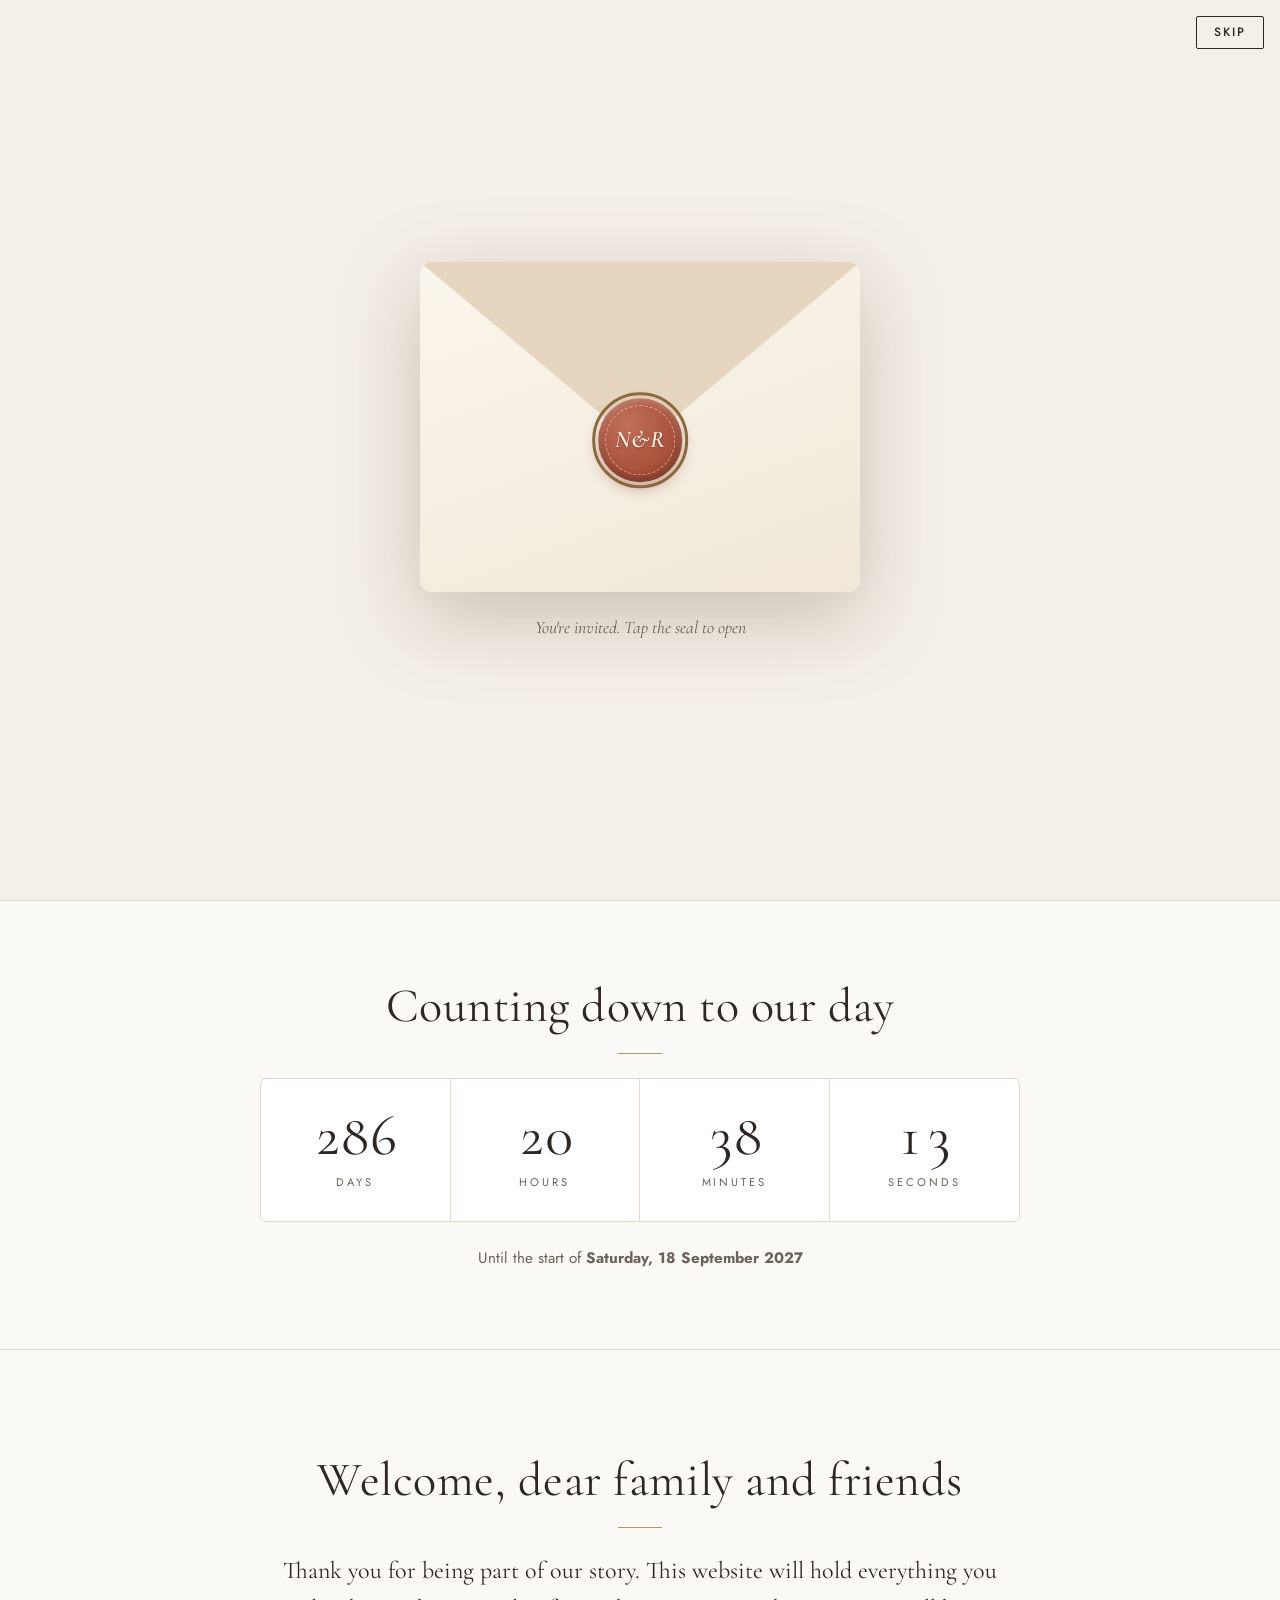
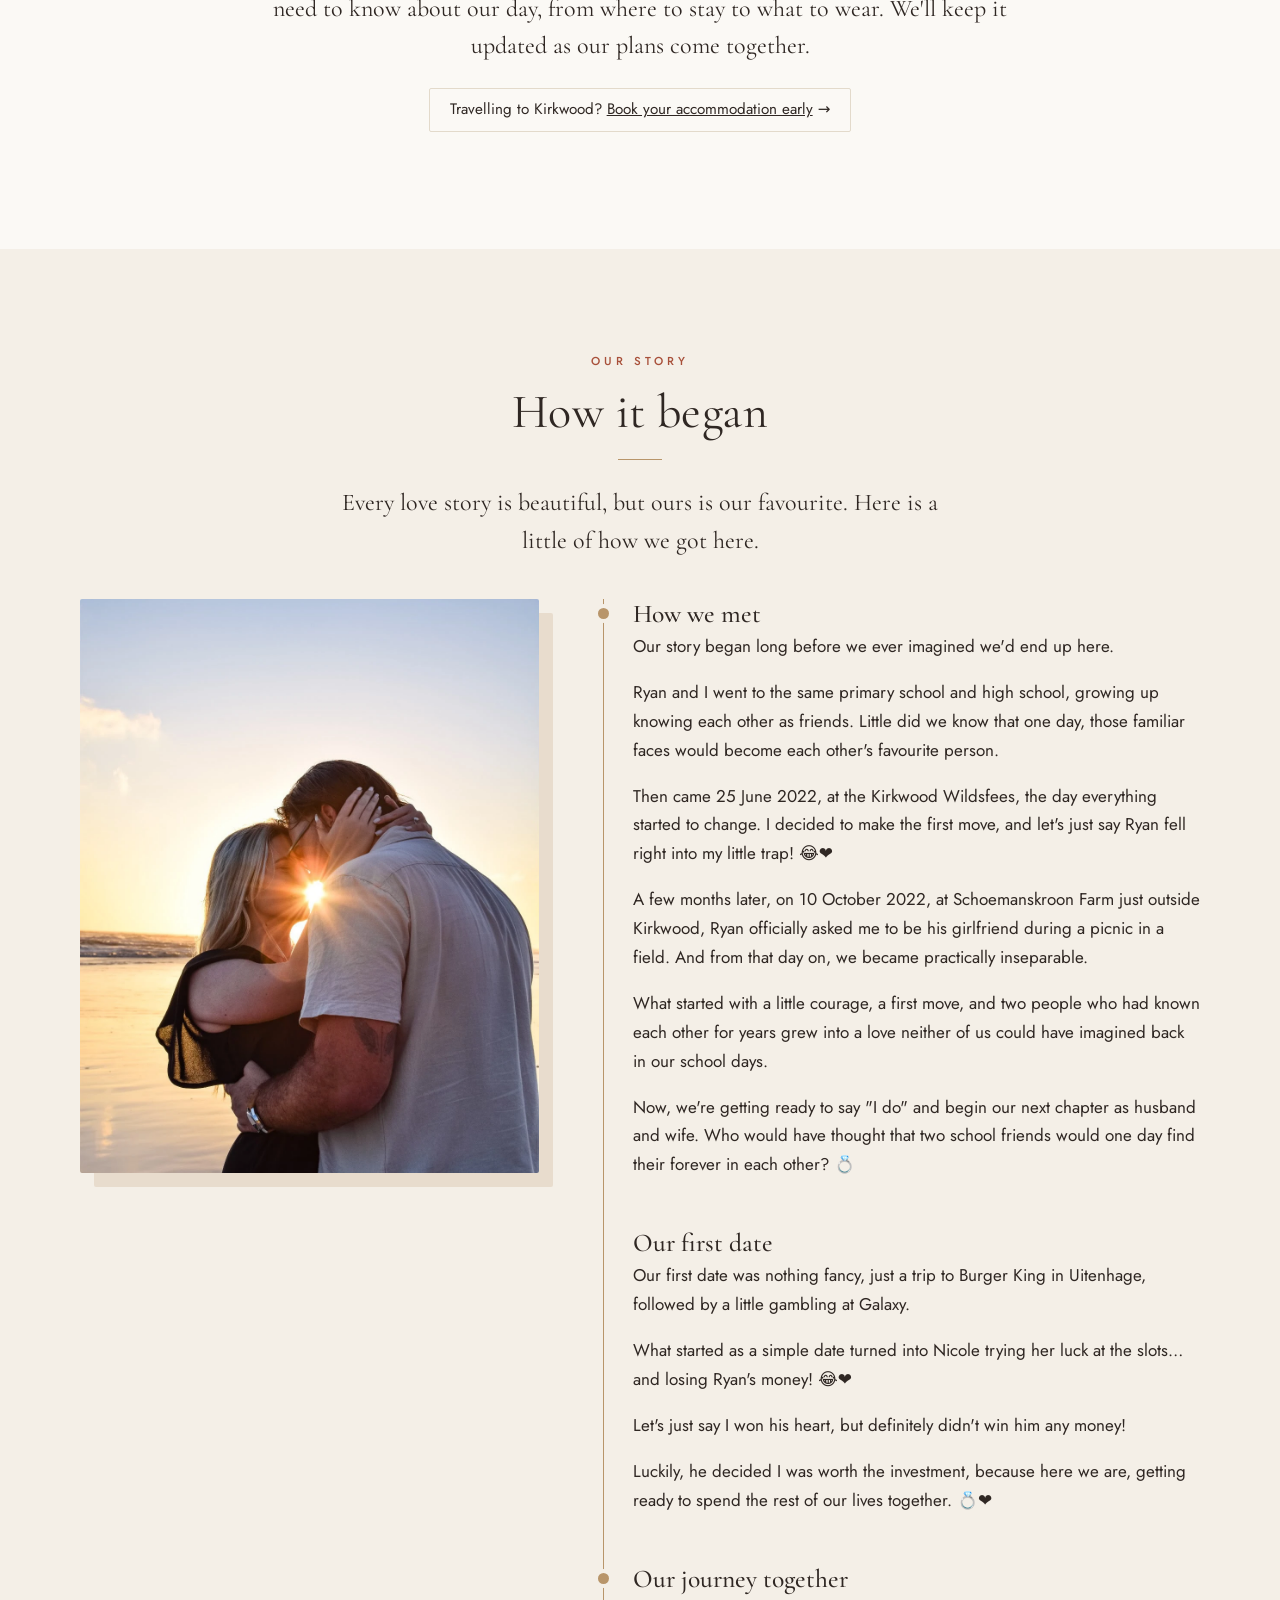
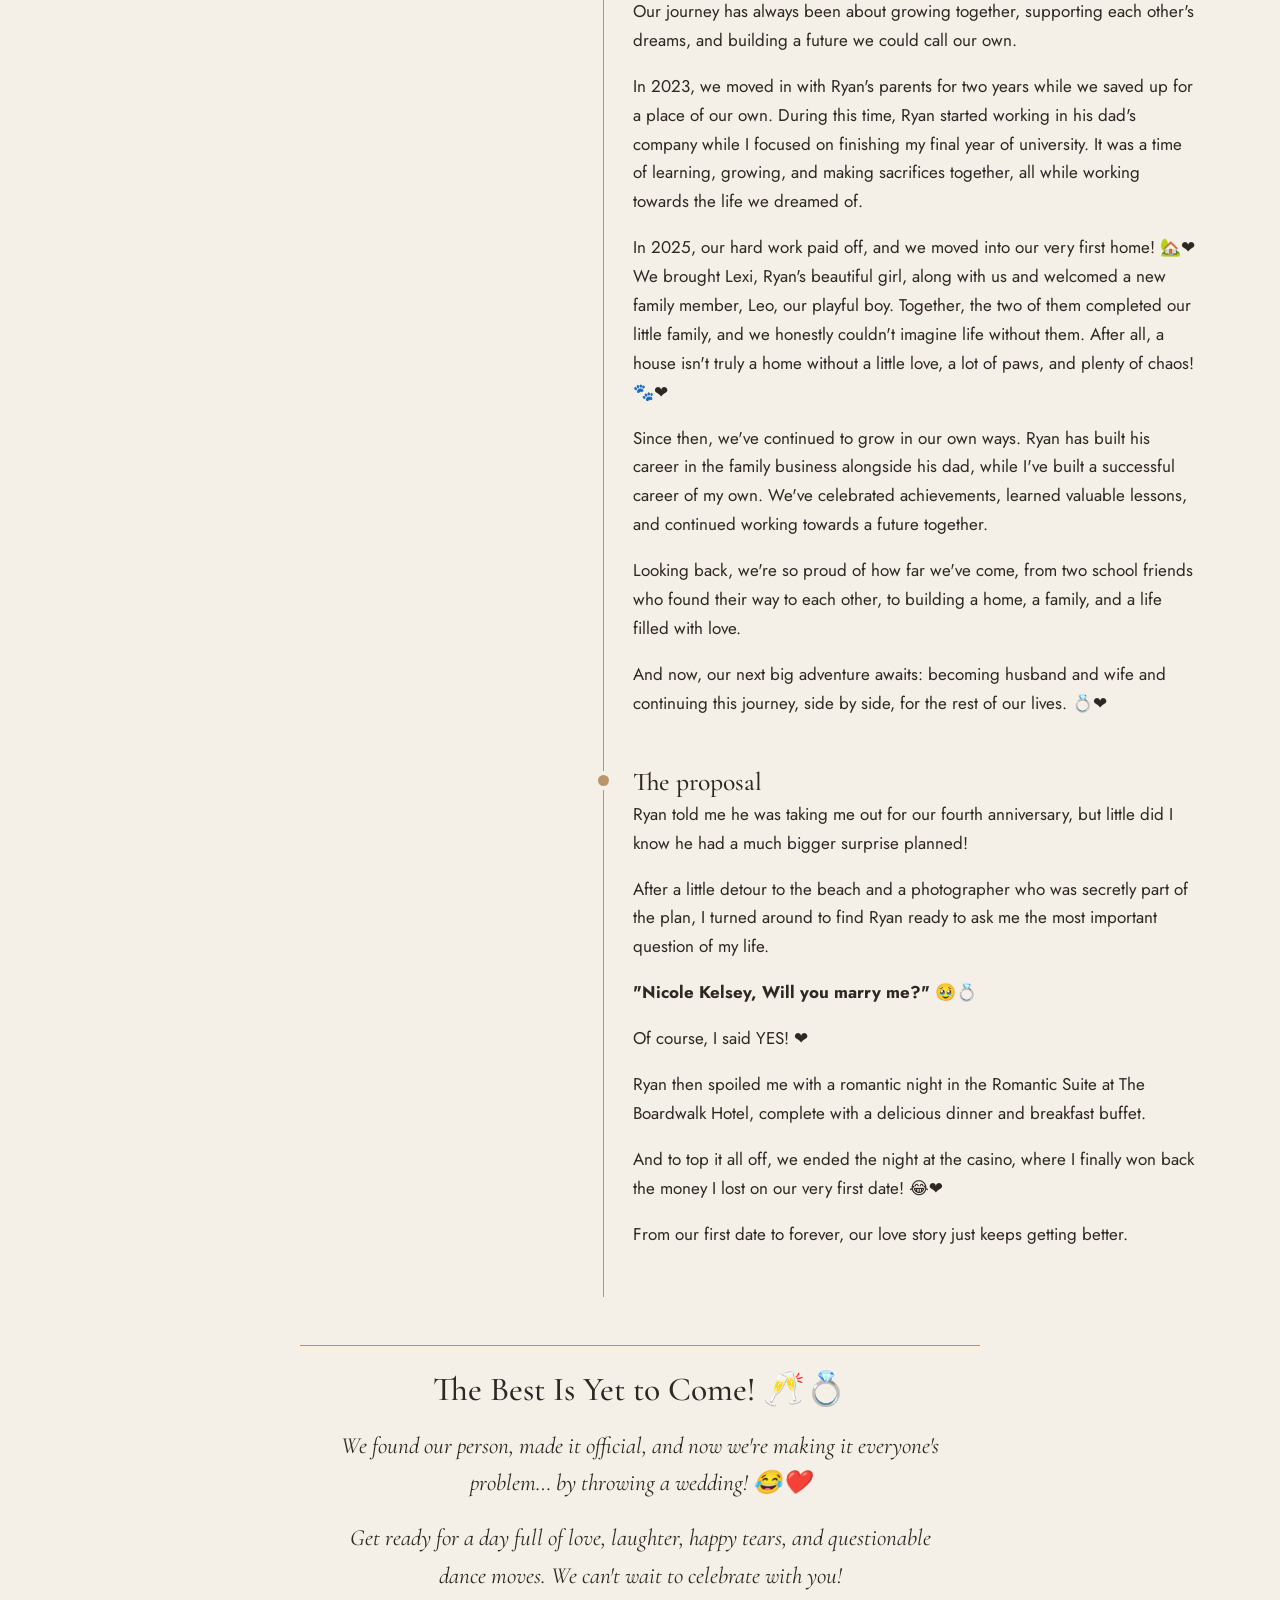
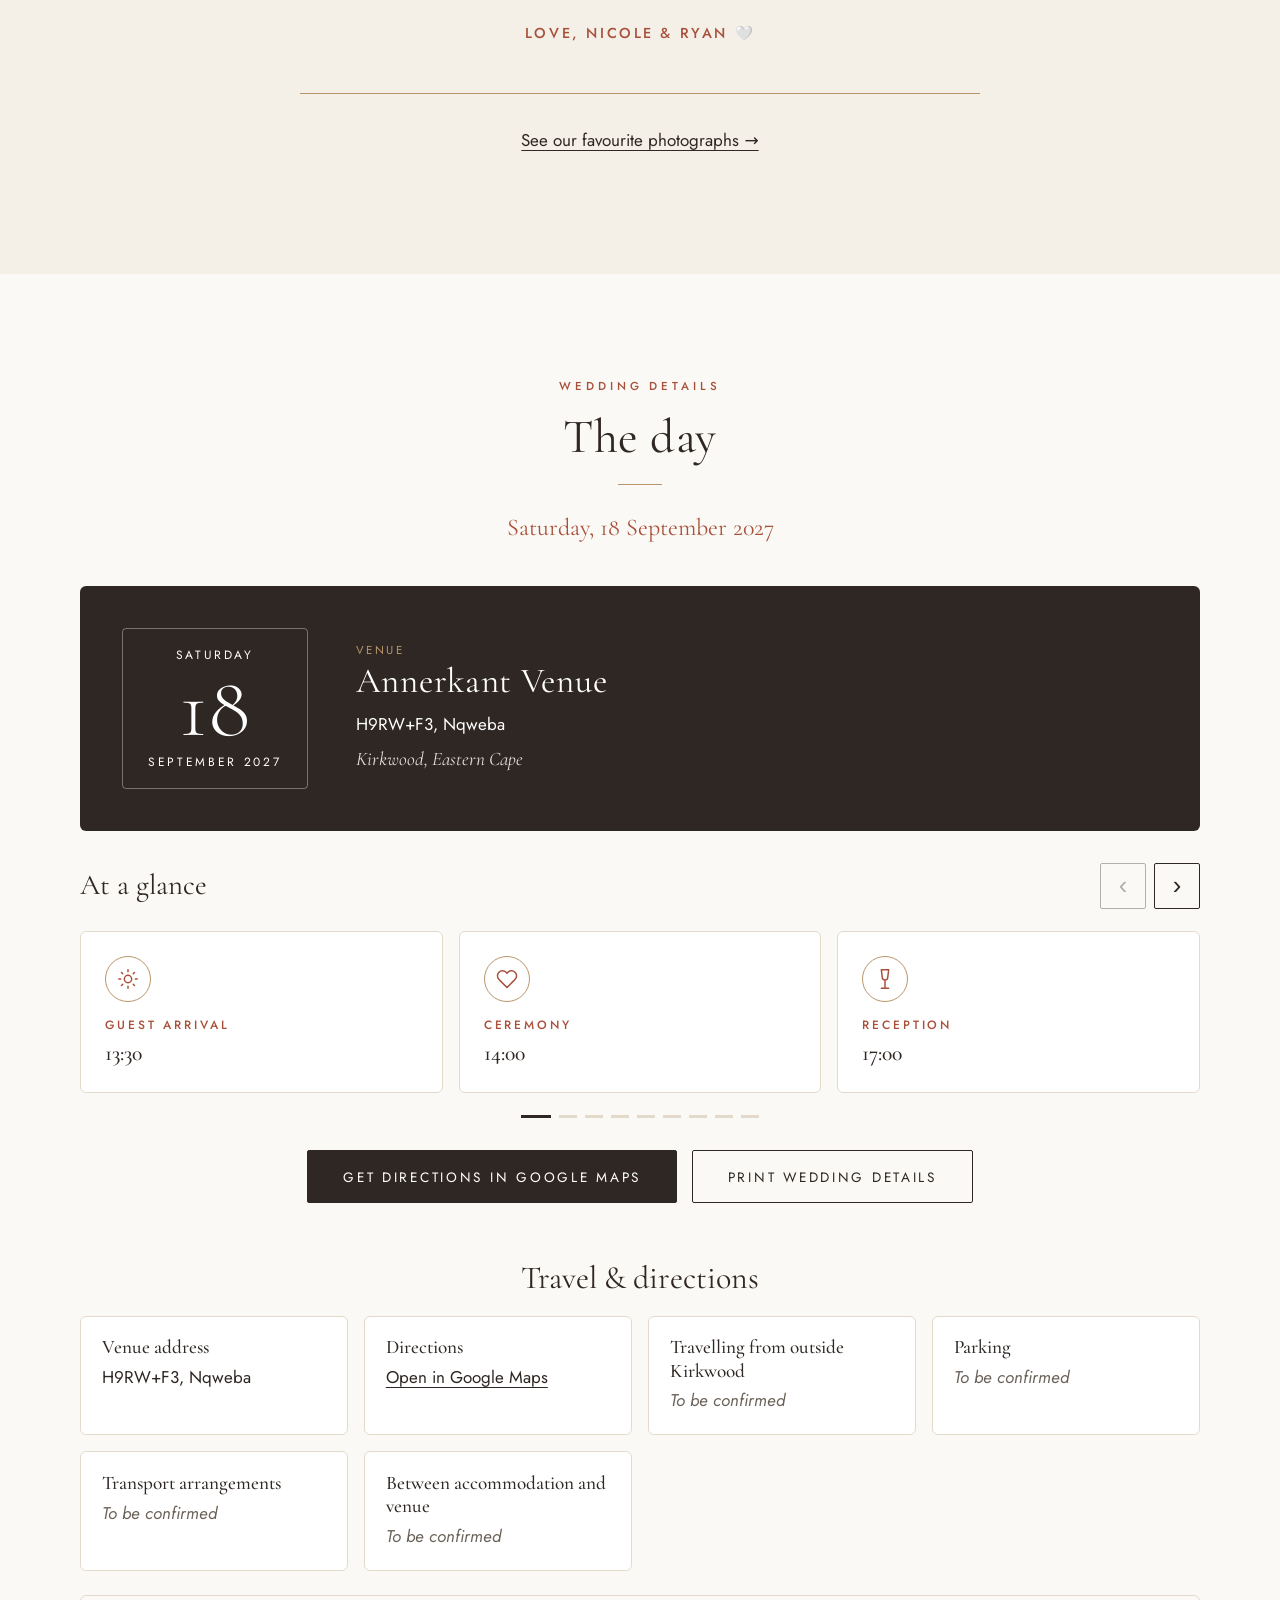
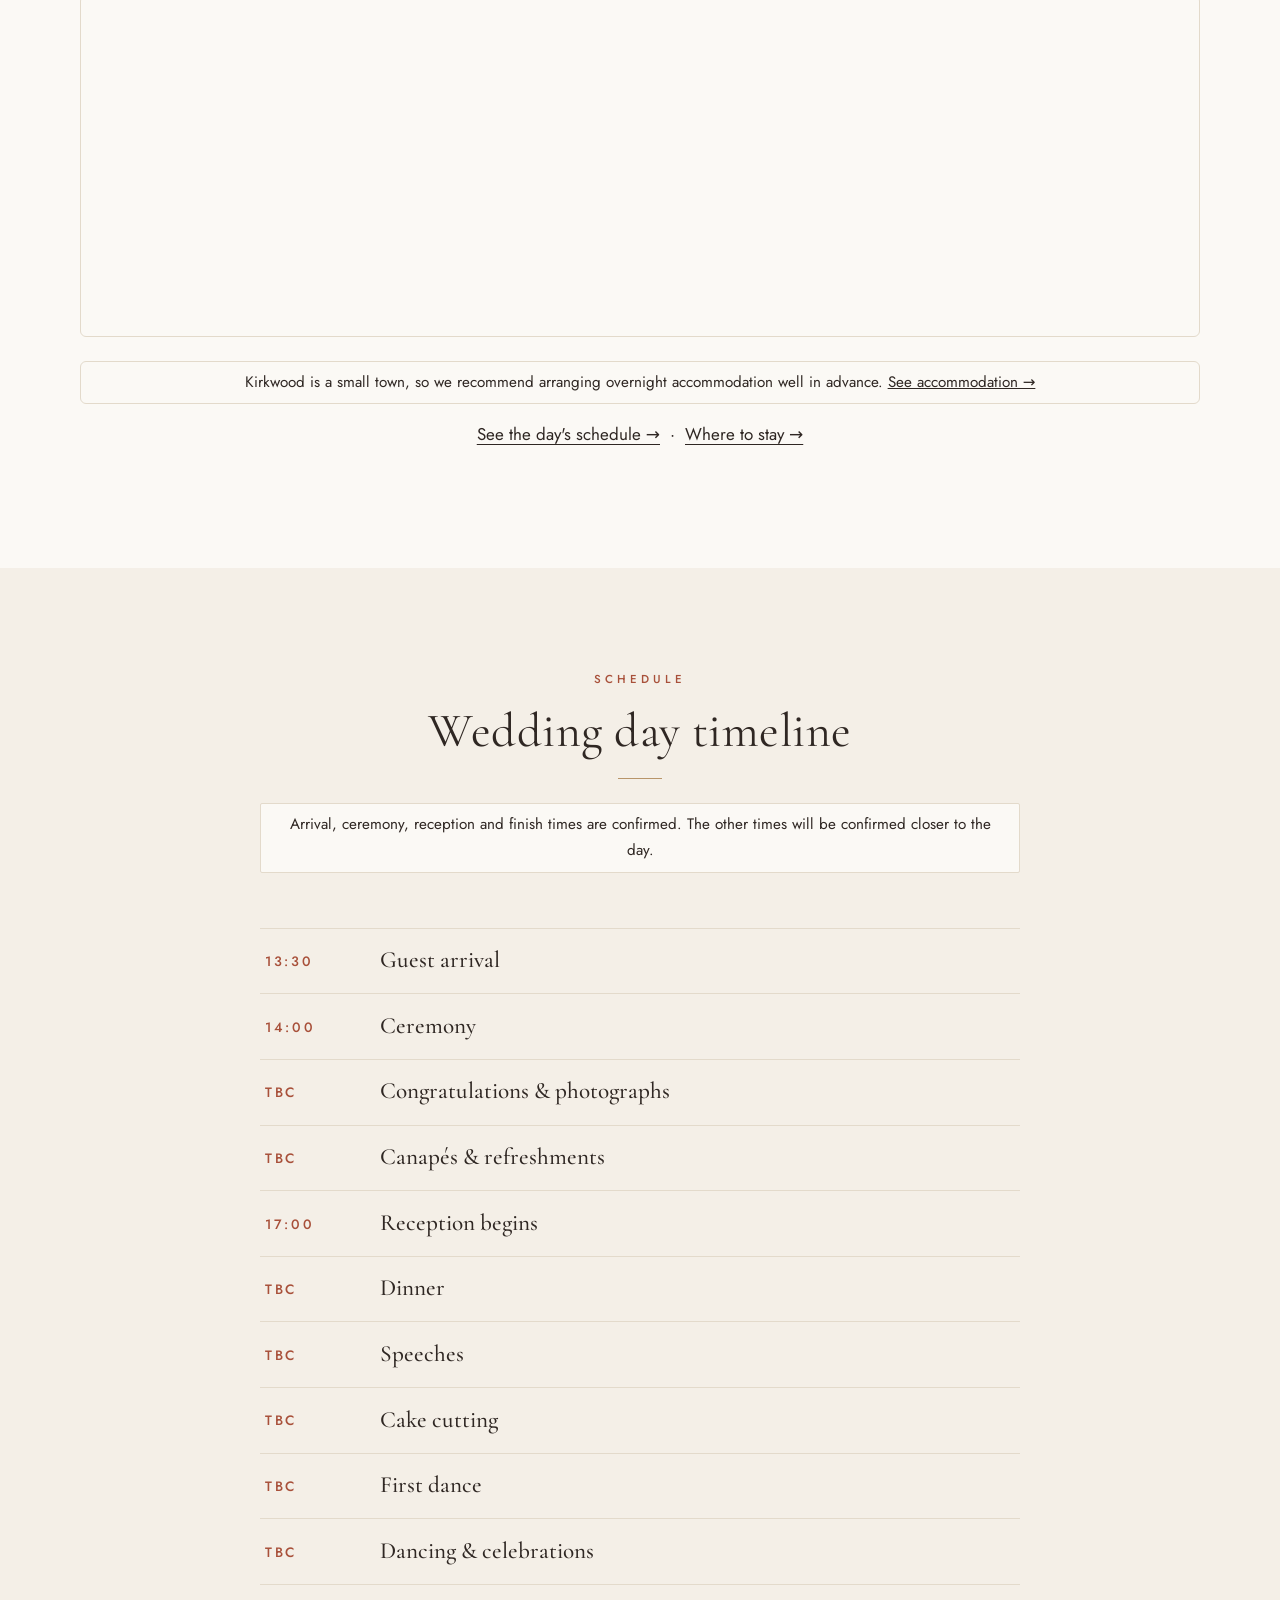
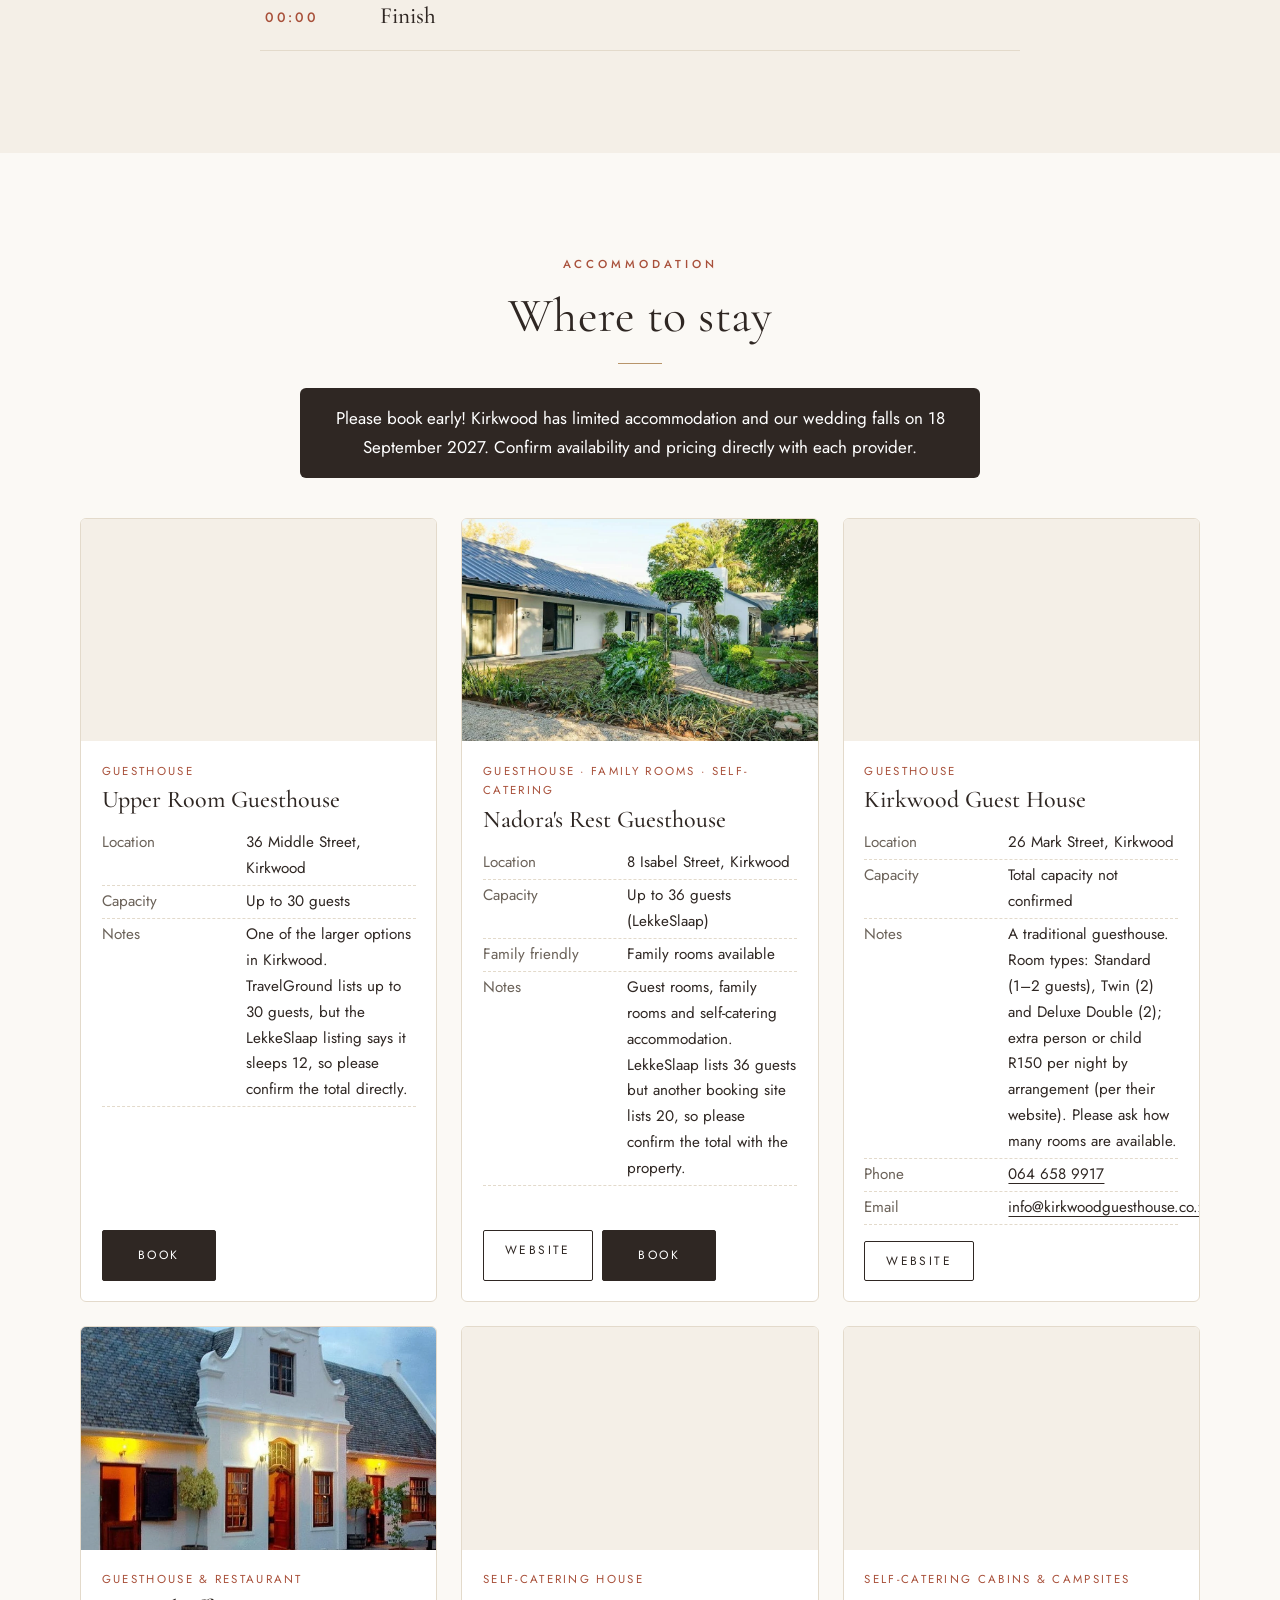
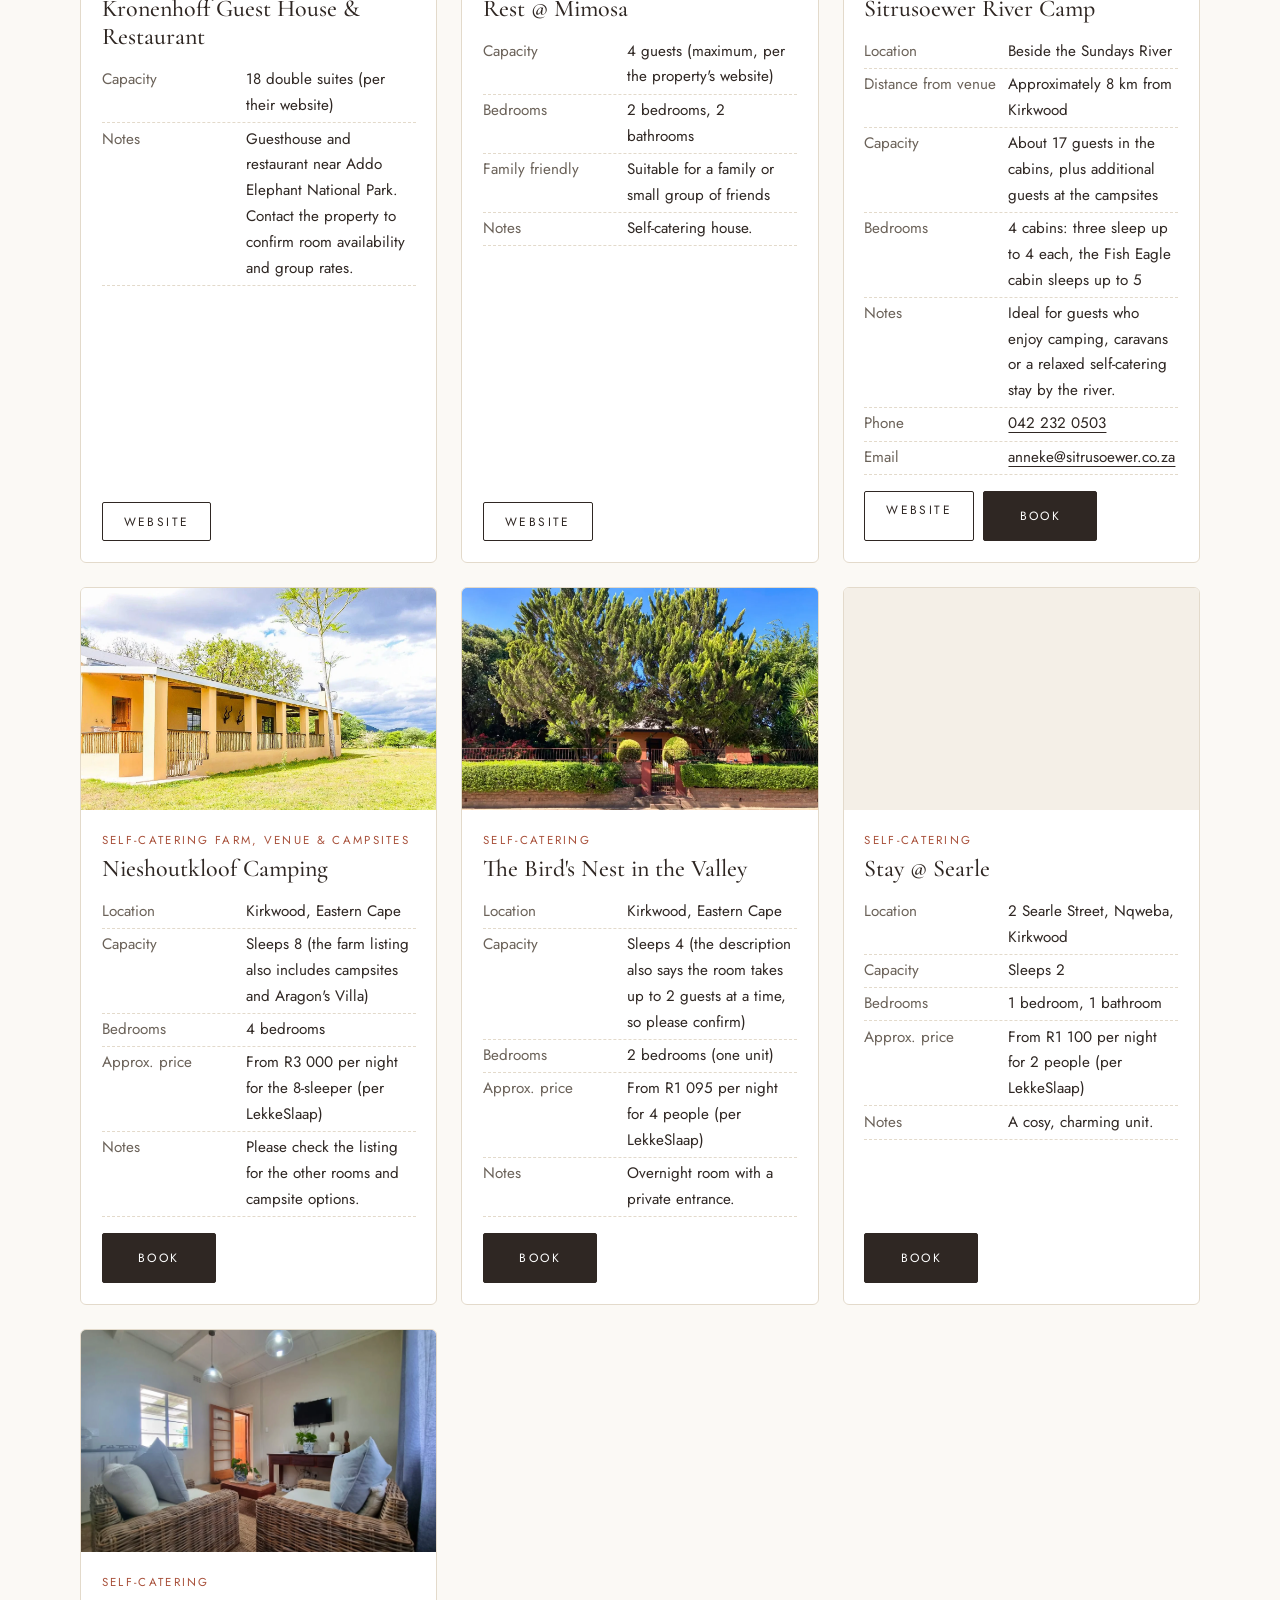
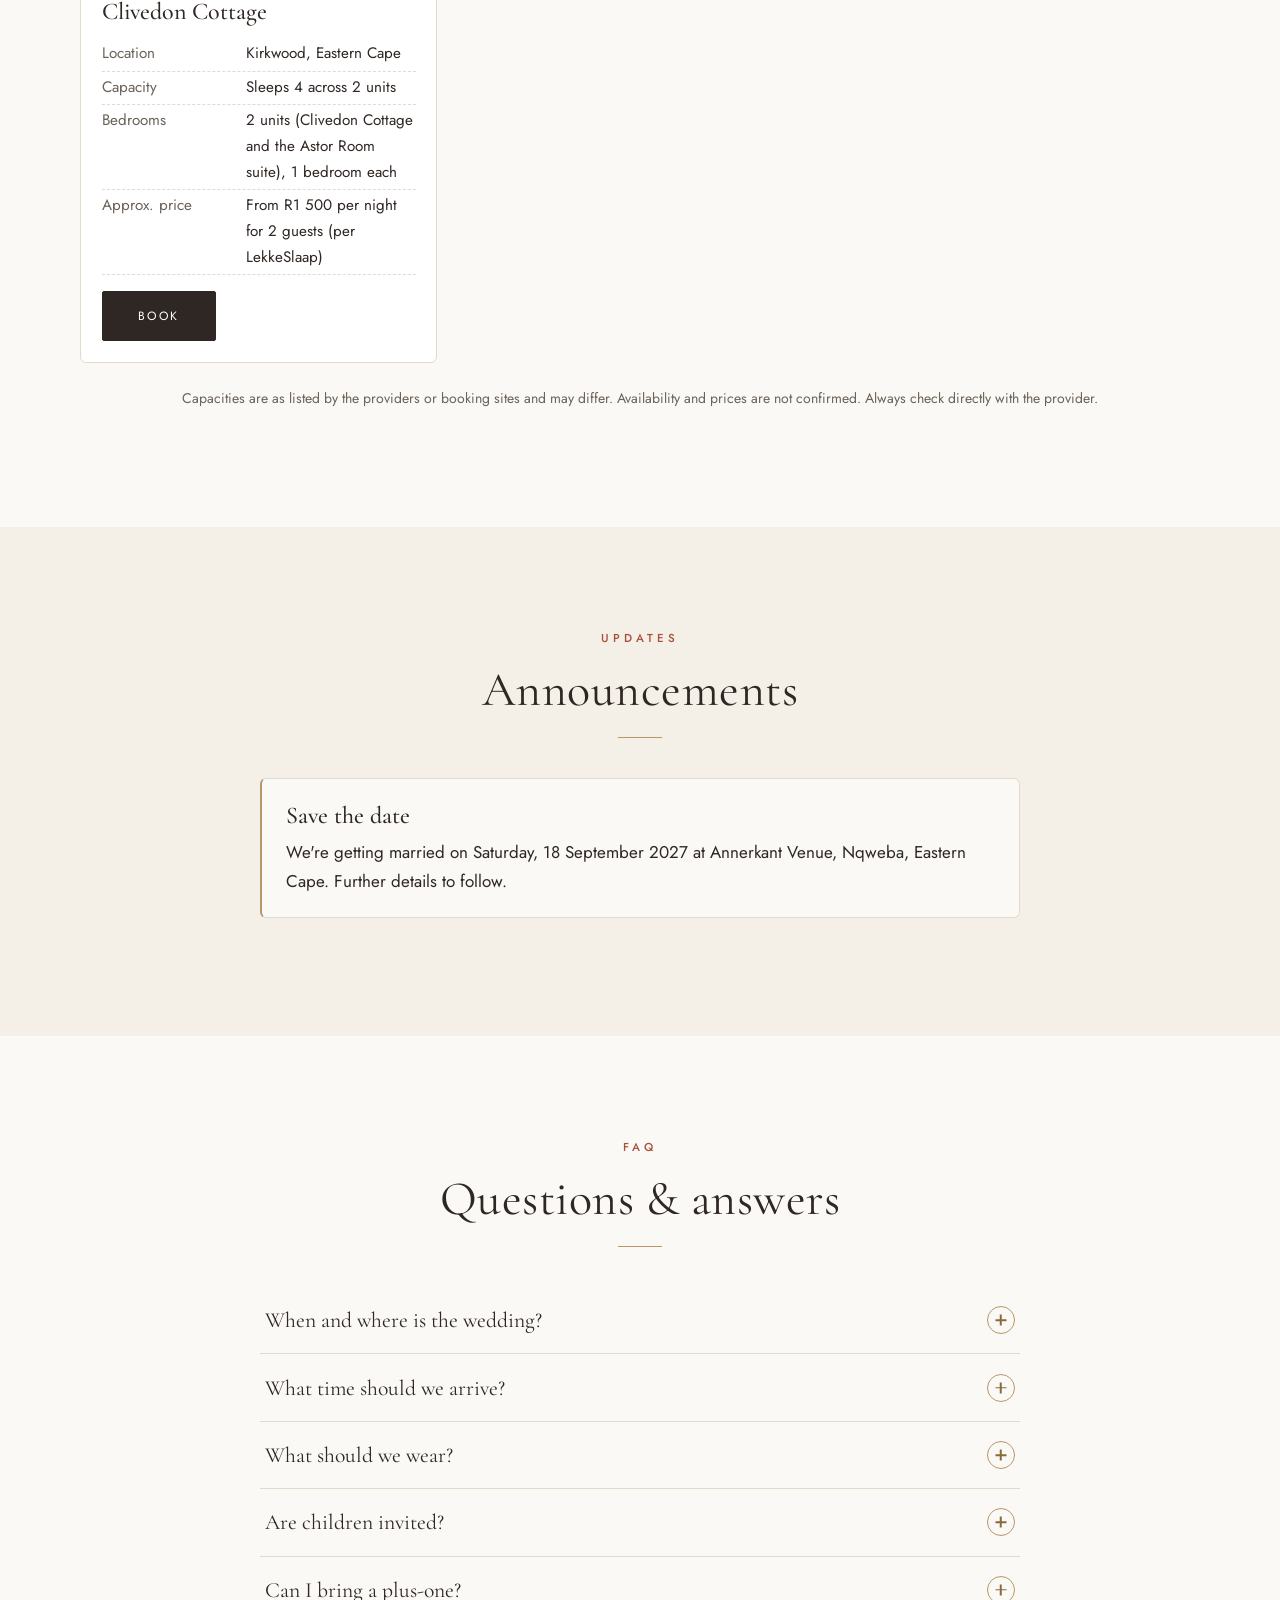
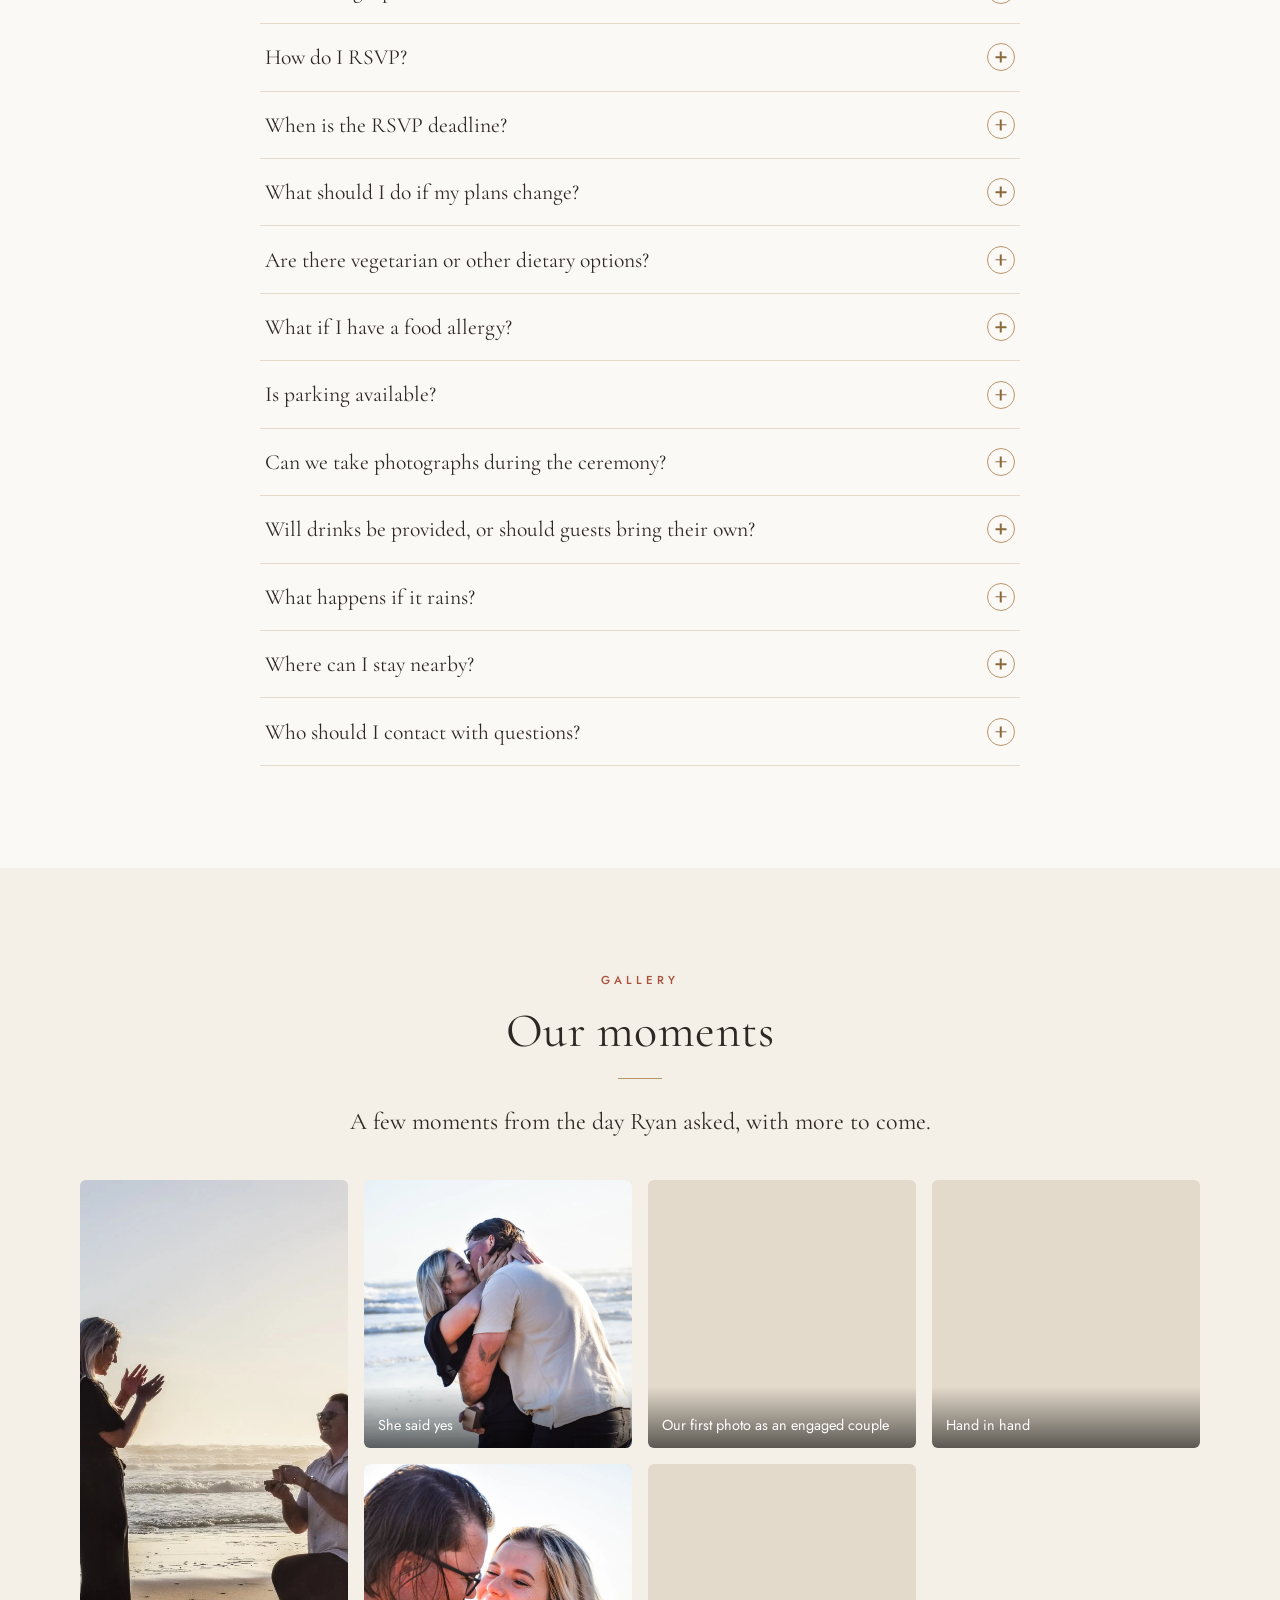
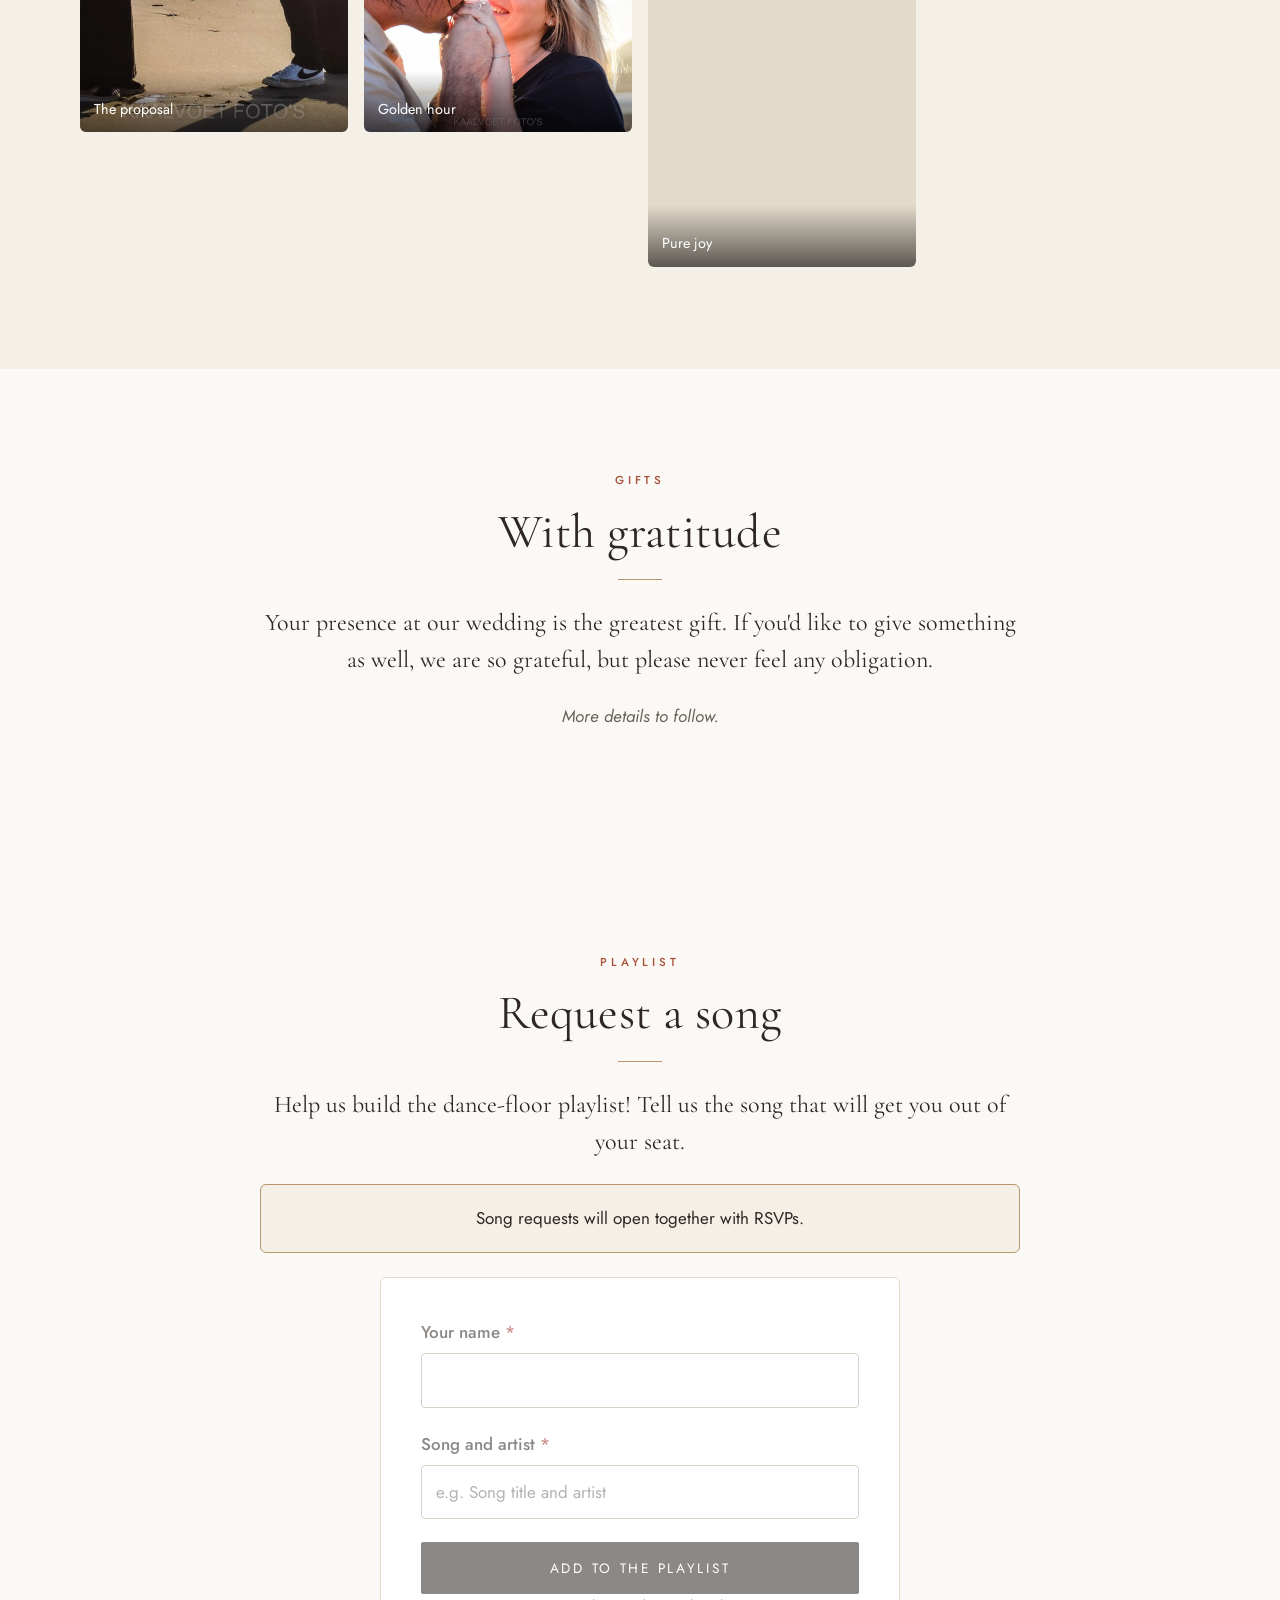
<file: index.html>
<!doctype html>
<html lang="en">
<head>
  <meta charset="utf-8">
  <meta name="viewport" content="width=device-width, initial-scale=1">
  <title>Nicole &amp; Ryan | 18 September 2027</title>
  <meta name="description" content="Join Nicole &amp; Ryan as they celebrate their wedding at Annerkant Venue, Kirkwood, Eastern Cape on Saturday, 18 September 2027.">
  <meta name="theme-color" content="#fffdf9">
  <link rel="icon" href="assets/favicon.svg" type="image/svg+xml">
  <meta property="og:type" content="website">
  <meta property="og:title" content="Nicole &amp; Ryan | 18 September 2027">
  <meta property="og:description" content="Join us at Annerkant Venue, Eastern Cape on Saturday, 18 September 2027.">
  <meta property="og:url" content="https://nicolekelsey.github.io/nicole-and-ryan/">
  <meta property="og:image" content="https://nicolekelsey.github.io/nicole-and-ryan/assets/share.jpg">
  <meta property="og:image:width" content="1200">
  <meta property="og:image:height" content="630">
  <meta property="og:image:alt" content="Nicole and Ryan on the beach at sunset, the moment of the proposal">
  <meta name="twitter:card" content="summary_large_image">
  <meta name="twitter:image" content="https://nicolekelsey.github.io/nicole-and-ryan/assets/share.jpg">
  <link rel="canonical" href="https://nicolekelsey.github.io/nicole-and-ryan/">
  <link rel="preconnect" href="https://fonts.googleapis.com">
  <link rel="preconnect" href="https://fonts.gstatic.com" crossorigin>
  <link rel="stylesheet" href="https://fonts.googleapis.com/css2?family=Cormorant+Garamond:ital,wght@0,400;0,500;0,600;1,400&family=Jost:wght@300;400;500&family=Pinyon+Script&display=swap">
  <link rel="stylesheet" href="css/styles.css">
  <script src="js/config.js"></script>
  <script>
    document.documentElement.classList.add('js');
    (function () {
      var cfg = (window.WEDDING_CONFIG && window.WEDDING_CONFIG.intro) || {};
      var seen = false, calm = false, off = cfg.enabled === false, always = cfg.replay === 'always';
      try { seen = sessionStorage.getItem('wedding-intro-seen') === '1'; } catch (e) {}
      try { calm = window.matchMedia('(prefers-reduced-motion: reduce)').matches; } catch (e) {}
      if (!off && (always || !seen) && !calm && !/[?&]nointro/.test(location.search)) document.documentElement.classList.add('intro-active');
    })();
  </script>
</head>
<body>
  <canvas id="petals" aria-hidden="true"></canvas>
  <div class="intro" id="intro" role="dialog" aria-modal="true" aria-label="Wedding invitation">
    <div class="env" id="env">
      <div class="env-back"></div>
      <div class="env-letter">
        <p class="il-small">Together with their families</p>
        <h2 id="il-names">Nicole &amp; Ryan</h2>
        <p class="il-small">invite you to celebrate their wedding</p>
        <p class="il-date" id="il-date"></p>
        <p class="il-small" id="il-place"></p>
      </div>
      <div class="env-front"></div>
      <div class="env-flap"></div>
      <button type="button" class="env-seal" id="env-seal" aria-label="Open the invitation"><span id="env-seal-text">N&amp;R</span></button>
    </div>
    <p class="intro-hint">You're invited. Tap the seal to open</p>
    <button type="button" class="intro-skip" id="intro-skip">Skip</button>
  </div>
  <a class="skip-link" href="#main">Skip to content</a>

  <header class="site-header" id="top">
    <div class="header-inner">
      <a class="brand" href="#home" aria-label="Nicole and Ryan, home"><span data-bind="monogram">N&amp;R</span></a>
      <nav id="site-nav" class="site-nav" aria-label="Main"><ul id="nav-list"></ul></nav>
      <a class="btn btn-small nav-rsvp" href="#rsvp" data-bind="rsvpLabel">RSVP</a>
      <button class="menu-toggle" id="menu-toggle" aria-expanded="false" aria-controls="site-nav" aria-label="Open menu">
        <span></span><span></span><span></span>
      </button>
    </div>
  </header>

  <main id="main">
    <!-- HOME -->
    <section id="home" class="hero" aria-labelledby="hero-title">
      <div class="lights" id="lights" aria-hidden="true"></div>
      <div class="hero-bg" id="hero-bg" role="img" aria-label="Decorative background"></div>
      <div class="hero-content">
        <p class="eyebrow">We're getting married</p>
        <h1 id="hero-title" class="names"><span data-bind="name1">Nicole</span> <span class="amp">&amp;</span> <span data-bind="name2">Ryan</span></h1>
        <p class="hero-date"><time datetime="2027-09-18" data-bind="shortDate">18 September 2027</time></p>
        <p class="hero-place" data-bind="town">Kirkwood, Eastern Cape</p>
        <p class="hero-welcome" data-bind="heroWelcome"></p>
        <div class="hero-actions">
          <a class="btn" href="#welcome">Explore our website</a>
          <a class="btn btn-ghost" href="#rsvp" data-bind="rsvpLabel">RSVP</a>
        </div>
      </div>
      <a class="scroll-cue" href="#welcome" aria-label="Scroll down">&#8964;</a>
    </section>

    <section id="welcome" class="section countdown-section" aria-labelledby="countdown-title">
      <div class="container narrow center reveal">
        <h2 id="countdown-title" class="section-title">Counting down to our day</h2>
        <div class="countdown" id="countdown" role="timer" aria-label="Countdown to the wedding">
          <div><span id="cd-days">--</span><small>Days</small></div>
          <div><span id="cd-hours">--</span><small>Hours</small></div>
          <div><span id="cd-minutes">--</span><small>Minutes</small></div>
          <div><span id="cd-seconds">--</span><small>Seconds</small></div>
        </div>
        <p class="sr-only" id="cd-sr" aria-live="polite"></p>
        <p class="cd-message" id="cd-message" hidden></p>
        <p class="cd-sub">Until the start of <strong data-bind="displayDate"></strong></p>
      </div>
    </section>

    <section class="section welcome-section">
      <div class="container narrow center reveal">
        <div class="ornament" aria-hidden="true">❦</div>
        <h2 class="section-title" data-bind="welcomeTitle"></h2>
        <p class="lead" data-bind="welcomeBody"></p>
        <p class="notice-pill">Travelling to Kirkwood? <a href="#accommodation">Book your accommodation early</a> &rarr;</p>
      </div>
    </section>

    <!-- OUR STORY -->
    <section id="story" class="section alt" aria-labelledby="story-title">
      <div class="container reveal">
        <header class="section-head center">
          <p class="eyebrow">Our Story</p>
          <h2 id="story-title" class="section-title">How it began</h2>
          <p class="lead narrow" id="story-intro"></p>
        </header>
        <div class="story-layout">
          <figure class="story-photo" id="story-photo"></figure>
          <ol class="timeline" id="story-timeline"></ol>
        </div>
        <blockquote class="guest-message" id="story-message"></blockquote>
        <p class="center"><a class="text-link" href="#gallery">See our favourite photographs &rarr;</a></p>
      </div>
    </section>

    <!-- WEDDING DETAILS -->
    <section id="details" class="section" aria-labelledby="details-title">
      <div class="container reveal">
        <header class="section-head center">
          <p class="eyebrow">Wedding Details</p>
          <h2 id="details-title" class="section-title">The day</h2>
          <p class="lead date-line" data-bind="displayDate"></p>
        </header>
        <div class="date-card" id="date-card"></div>
        <div class="dcar" id="dcar" role="region" aria-roledescription="carousel" aria-label="Wedding day details">
          <div class="dcar-head">
            <h3>At a glance</h3>
            <div class="dcar-btns no-print">
              <button type="button" class="dcar-btn" id="dcar-prev" aria-label="Previous details">&#8249;</button>
              <button type="button" class="dcar-btn" id="dcar-next" aria-label="Next details">&#8250;</button>
            </div>
          </div>
          <ul class="dcar-track" id="dcar-track" tabindex="0" aria-label="Details, scroll sideways"></ul>
          <div class="dcar-dots no-print" id="dcar-dots"></div>
        </div>
        <div class="center details-actions no-print">
          <a class="btn" id="directions-btn" href="#details" hidden>Get directions in Google Maps</a>
          <button class="btn btn-ghost" id="print-details" type="button">Print wedding details</button>
        </div>

        <div class="travel" id="travel">
          <h3>Travel &amp; directions</h3>
          <div class="travel-grid" id="travel-grid"></div>
          <div class="map-embed no-print" id="map-embed" hidden></div>
          <p class="notice-pill" id="travel-reminder"></p>
        </div>
        <p class="center no-print"><a class="text-link" href="#schedule">See the day's schedule &rarr;</a> &nbsp;·&nbsp; <a class="text-link" href="#accommodation">Where to stay &rarr;</a></p>
      </div>
    </section>

    <!-- SCHEDULE -->
    <section id="schedule" class="section alt" aria-labelledby="schedule-title">
      <div class="container narrow reveal">
        <header class="section-head center">
          <p class="eyebrow">Schedule</p>
          <h2 id="schedule-title" class="section-title">Wedding day timeline</h2>
          <p class="notice-pill" id="schedule-notice"></p>
        </header>
        <ol class="schedule" id="schedule-list"></ol>
      </div>
    </section>

    <!-- ACCOMMODATION -->
    <section id="accommodation" class="section" aria-labelledby="stay-title">
      <div class="container reveal">
        <header class="section-head center">
          <p class="eyebrow">Accommodation</p>
          <h2 id="stay-title" class="section-title">Where to stay</h2>
          <p class="book-early" id="book-early"></p>
        </header>
        <div class="cards" id="stay-cards"></div>
        <p class="fine center" id="stay-disclaimer"></p>
      </div>
    </section>

    <!-- ANNOUNCEMENTS -->
    <section id="announcements" class="section alt" aria-labelledby="ann-title">
      <div class="container narrow reveal">
        <header class="section-head center">
          <p class="eyebrow">Updates</p>
          <h2 id="ann-title" class="section-title">Announcements</h2>
        </header>
        <div id="ann-list" class="ann-list"></div>
      </div>
    </section>

    <!-- FAQ -->
    <section id="faq" class="section" aria-labelledby="faq-title">
      <div class="container narrow reveal">
        <header class="section-head center">
          <p class="eyebrow">FAQ</p>
          <h2 id="faq-title" class="section-title">Questions &amp; answers</h2>
        </header>
        <div class="faq" id="faq-list"></div>
      </div>
    </section>

    <!-- GALLERY -->
    <section id="gallery" class="section alt" aria-labelledby="gal-title">
      <div class="container reveal">
        <header class="section-head center">
          <p class="eyebrow">Gallery</p>
          <h2 id="gal-title" class="section-title">Our moments</h2>
          <p class="lead narrow" id="gal-intro"></p>
        </header>
        <ul class="gallery" id="gallery-grid"></ul>
      </div>
    </section>

    <!-- GIFTS -->
    <section id="gifts" class="section" aria-labelledby="gifts-title">
      <div class="container narrow center reveal">
        <div class="ornament" aria-hidden="true">❦</div>
        <p class="eyebrow">Gifts</p>
        <h2 id="gifts-title" class="section-title">With gratitude</h2>
        <div id="gifts-body"></div>
      </div>
    </section>

    <!-- SONGS -->
    <section id="songs" class="section songs-section" aria-labelledby="songs-title" hidden>
      <div class="container narrow center reveal">
        <div class="notes" aria-hidden="true"><span>♪</span><span>♫</span><span>♪</span></div>
        <p class="eyebrow">Playlist</p>
        <h2 id="songs-title" class="section-title">Request a song</h2>
        <p class="lead" id="songs-intro"></p>
        <div id="songs-root"></div>
      </div>
    </section>

    <!-- RSVP -->
    <section id="rsvp" class="section rsvp-section" aria-labelledby="rsvp-title">
      <div class="container narrow reveal">
        <header class="section-head center">
          <p class="eyebrow">RSVP</p>
          <h2 id="rsvp-title" class="section-title">Will you join us?</h2>
          <p class="lead">Kindly reply by: <strong id="rsvp-deadline"></strong></p>
        </header>
        <div id="rsvp-root"></div>
      </div>
    </section>

    <!-- CONTACT -->
    <section id="contact" class="section" aria-labelledby="contact-title">
      <div class="container narrow center reveal">
        <p class="eyebrow">Contact</p>
        <h2 id="contact-title" class="section-title">Get in touch</h2>
        <div id="contact-body"></div>
      </div>
    </section>

    <!-- PRIVACY -->
    <section id="privacy" class="section alt" aria-labelledby="privacy-title">
      <div class="container narrow reveal">
        <h2 id="privacy-title" class="section-title center">Privacy notice</h2>
        <dl class="privacy" id="privacy-list"></dl>
      </div>
    </section>
  </main>

  <footer class="site-footer">
    <p class="footer-names"><span data-bind="name1">Nicole</span> <span class="amp">&amp;</span> <span data-bind="name2">Ryan</span></p>
    <p><span data-bind="displayDate"></span> · <span data-bind="town"></span></p>
    <p class="fine" id="photo-credit" hidden></p>
    <p class="fine"><a href="#privacy">Privacy notice</a> · <a href="#top">Back to top</a></p>
  </footer>

  <button class="to-top" id="to-top" type="button" aria-label="Back to top" hidden>&uarr;</button>

  <div class="lightbox" id="lightbox" role="dialog" aria-modal="true" aria-label="Photo viewer" hidden>
    <button class="lb-btn lb-close" type="button" aria-label="Close photo">&times;</button>
    <button class="lb-btn lb-prev" type="button" aria-label="Previous photo">&#8249;</button>
    <figure><img id="lb-img" alt=""><figcaption id="lb-cap"></figcaption></figure>
    <button class="lb-btn lb-next" type="button" aria-label="Next photo">&#8250;</button>
  </div>

  <noscript><p style="text-align:center;padding:2rem">This website needs JavaScript to display the wedding details. Please enable it and reload.</p></noscript>

  <script src="js/main.js"></script>
  <script src="js/rsvp.js"></script>
  <script src="js/songs.js"></script>
  <script src="js/magic.js"></script>
  <script src="js/intro.js"></script>
</body>
</html>
</file>
<file: css/styles.css>
/* Nicole & Ryan - wedding site styles. Colours are tokens at the top: change them here. */
:root {
  --ivory: #fffdf9;
  --champagne: #f7f0e7;
  --beige: #e8dac8;
  --sage: #5b4331;
  --sage-light: #fde6d8;
  --gold: #9a5b0c;       /* text-safe gold */
  --gold-soft: #f5b02a;  /* decorative gold */
  --ink: #3b2e27;
  --muted: #74655c;
  --rose: #c4453c;
  --blush: #fbd3c4;
  --white: #fff;
  --serif: "Cormorant Garamond", Georgia, "Times New Roman", serif;
  --sans: "Jost", system-ui, -apple-system, "Segoe UI", Roboto, sans-serif;
  --script: "Pinyon Script", "Brush Script MT", cursive;
  --radius: 16px;
  --radius-lg: 28px;
  --header-h: 68px;
  --shadow: 0 10px 30px rgba(52, 50, 46, .08);
}
*, *::before, *::after { box-sizing: border-box; }
html { scroll-behavior: smooth; scroll-padding-top: calc(var(--header-h) + 8px); -webkit-text-size-adjust: 100%; }
body { margin: 0; background: var(--ivory); color: var(--ink); font: 400 1.0625rem/1.7 var(--sans); }
body.menu-open, body.lb-open { overflow: hidden; }
img { max-width: 100%; display: block; }
a { color: var(--sage); }
h1, h2, h3, h4 { font-family: var(--serif); font-weight: 500; line-height: 1.2; margin: 0 0 .5em; }
p { margin: 0 0 1em; }
:focus-visible { outline: 3px solid var(--gold); outline-offset: 3px; border-radius: 2px; }
.sr-only { position: absolute; width: 1px; height: 1px; overflow: hidden; clip: rect(0 0 0 0); white-space: nowrap; }
.skip-link { position: absolute; left: 8px; top: -60px; background: var(--ink); color: #fff; padding: .6rem 1rem; z-index: 200; transition: top .2s; }
.skip-link:focus { top: 8px; }
[hidden] { display: none !important; }

/* ---------- layout ---------- */
.container { width: min(1120px, 100% - 2.5rem); margin-inline: auto; }
.container.narrow { width: min(760px, 100% - 2.5rem); }
.center { text-align: center; }
.section { padding: clamp(3.5rem, 8vw, 6.5rem) 0; }
.section.alt { background: var(--champagne); }
.section-head { margin-bottom: 2.5rem; }
.section-title { font-size: clamp(2rem, 5vw, 3rem); color: var(--sage); }
.eyebrow { font-size: .8rem; letter-spacing: .28em; text-transform: uppercase; color: var(--gold); margin-bottom: .8rem; font-weight: 500; }
.lead { font-family: var(--serif); font-size: clamp(1.2rem, 2.4vw, 1.5rem); line-height: 1.55; color: var(--ink); }
.lead.narrow { max-width: 640px; margin-inline: auto; }
.fine { font-size: .875rem; color: var(--muted); }
.ornament { color: var(--gold-soft); font-size: 1.8rem; margin-bottom: .5rem; }
.tbc { color: var(--muted); font-style: italic; }
.date-line { color: var(--gold); }

/* ---------- buttons ---------- */
.btn { display: inline-block; padding: .85rem 2rem; background: var(--sage); color: #fff; text-decoration: none; border: 1px solid var(--sage); border-radius: var(--radius);
  font: 500 .85rem var(--sans); letter-spacing: .16em; text-transform: uppercase; cursor: pointer; transition: background .25s, color .25s, transform .25s, box-shadow .25s; }
.btn:hover { background: #3b2a1f; transform: translateY(-2px); box-shadow: var(--shadow); }
.btn-ghost { background: transparent; color: var(--sage); }
.btn-ghost:hover { background: var(--sage); color: #fff; }
.btn-small { padding: .55rem 1.2rem; font-size: .75rem; }
.btn-block { width: 100%; }
.btn[disabled] { opacity: .6; cursor: not-allowed; transform: none; box-shadow: none; }
.text-link { color: var(--sage); text-underline-offset: 4px; text-decoration-thickness: 1px; }
.text-link:hover { color: var(--gold); }
.notice-pill { display: inline-block; background: var(--white); border: 1px solid var(--beige); border-radius: 999px; padding: .5rem 1.2rem; font-size: .95rem; color: var(--ink); }
.alt .notice-pill { background: var(--ivory); }

/* ---------- header / nav ---------- */
.site-header { position: fixed; inset: 0 0 auto 0; height: var(--header-h); z-index: 100; transition: background .3s, box-shadow .3s; }
.site-header.scrolled, body.menu-open .site-header { background: rgba(255, 248, 241, .96); backdrop-filter: blur(8px); box-shadow: 0 1px 0 var(--beige); }
.header-inner { height: 100%; width: min(1240px, 100% - 2rem); margin-inline: auto; display: flex; align-items: center; gap: 1rem; }
.brand { font: italic 600 1.7rem var(--serif); color: var(--sage); text-decoration: none; margin-right: auto; }
.hero-photo .site-header:not(.scrolled) .brand { color: #fff; }
.site-nav ul { list-style: none; display: flex; gap: clamp(.8rem, 1.6vw, 1.6rem); margin: 0; padding: 0; }
.site-nav a { color: var(--ink); text-decoration: none; font-size: .78rem; letter-spacing: .16em; text-transform: uppercase; padding: .5rem 0; border-bottom: 1px solid transparent; font-weight: 500; }
.hero-photo .site-header:not(.scrolled) .site-nav a { color: #fff; }
.site-nav a:hover, .site-nav a.active { border-bottom-color: var(--gold-soft); }
.nav-rsvp { background: var(--gold); border-color: var(--gold); color: #fff; }
.nav-rsvp:hover { background: #8d6d3b; }
.menu-toggle { display: none; width: 44px; height: 44px; background: none; border: 0; cursor: pointer; padding: 10px; }
.menu-toggle span { display: block; height: 2px; background: var(--ink); margin: 6px 0; transition: transform .25s, opacity .25s; }
.hero-photo .site-header:not(.scrolled) .menu-toggle span { background: #fff; }
body.menu-open.hero-photo .site-header .brand { color: var(--sage); }
body.menu-open.hero-photo .site-header .menu-toggle span { background: var(--ink); }
.menu-toggle[aria-expanded="true"] span:nth-child(1) { transform: translateY(8px) rotate(45deg); }
.menu-toggle[aria-expanded="true"] span:nth-child(2) { opacity: 0; }
.menu-toggle[aria-expanded="true"] span:nth-child(3) { transform: translateY(-8px) rotate(-45deg); }
@media (max-width: 1080px) {
  .menu-toggle { display: block; }
  .site-header.scrolled, body.menu-open .site-header { backdrop-filter: none; background: var(--ivory); } /* backdrop-filter would trap the fixed menu inside the header */
  .site-nav { position: fixed; inset: var(--header-h) 0 0 0; background: var(--ivory); padding: 1.5rem; transform: translateX(100%); visibility: hidden; transition: transform .3s, visibility .3s; overflow-y: auto; }
  .site-nav.open { transform: none; visibility: visible; }
  .site-nav ul { flex-direction: column; gap: 0; }
  .site-nav a, .hero-photo .site-header:not(.scrolled) .site-nav a { display: block; color: var(--ink); font-size: 1rem; padding: 1rem 0; border-bottom: 1px solid var(--beige); }
  .site-nav a.active { color: var(--gold); }
}
@media (max-width: 420px) { .nav-rsvp { padding: .5rem .9rem; } }

/* ---------- hero ---------- */
.hero { position: relative; min-height: 100svh; display: grid; place-items: center; text-align: center; color: var(--ink); padding: calc(var(--header-h) + 2rem) 1.25rem 5rem; overflow: hidden; }
.hero-bg { position: absolute; inset: 0; z-index: -1; background-size: cover; background-position: center;
  background-image: radial-gradient(ellipse at 15% 10%, #ffc9a0 0, transparent 55%), radial-gradient(ellipse at 90% 90%, #fbd0d4 0, transparent 55%), radial-gradient(ellipse at 80% 15%, #ffe2a8 0, transparent 40%), linear-gradient(180deg, #fff3e2, #ffdcb8 60%, #f9bfa0); }
.hero-photo .hero { color: #fff; }
.hero-photo .hero .eyebrow { color: #ffd9a0; }
.hero-photo .hero .btn-ghost { color: #fff; border-color: #fff; }
.hero-photo .hero .btn-ghost:hover { background: #fff; color: var(--ink); }
.hero-content { max-width: 760px; }
.hero::before { content: ""; position: absolute; inset: calc(var(--header-h) + .8rem) .8rem .8rem; border: 1px solid var(--gold-soft); opacity: .55; pointer-events: none; }
.names { font-family: var(--script); font-weight: 400; font-size: clamp(3.4rem, 13vw, 7.5rem); line-height: 1.05; color: var(--sage); margin: .1em 0 .15em; }
.hero-photo .names { color: #fff; }
.amp { font-family: var(--serif); font-style: italic; font-size: .55em; color: var(--rose); padding: 0 .1em; }
.hero-photo .amp { color: #ffd9a0; }
.hero-date { font: 500 clamp(1.1rem, 3vw, 1.5rem) var(--sans); letter-spacing: .3em; text-transform: uppercase; margin-bottom: .3em; }
.hero-place { font: italic 1.4rem var(--serif); margin-bottom: 1.5rem; }
.hero-welcome { max-width: 560px; margin: 0 auto 2rem; font-size: 1.1rem; }
.hero-actions { display: flex; gap: .9rem; justify-content: center; flex-wrap: wrap; }
.scroll-cue { position: absolute; bottom: 1.4rem; left: 50%; translate: -50% 0; font-size: 2rem; color: var(--gold); text-decoration: none; animation: bob 2.4s ease-in-out infinite; }
.hero-photo .scroll-cue { color: #fff; }
@keyframes bob { 50% { transform: translateY(6px); } }

/* ---------- countdown ---------- */
.countdown-section { background: var(--white); padding-block: clamp(3rem, 6vw, 5rem); border-block: 1px solid var(--beige); }
.countdown { display: grid; grid-template-columns: repeat(4, 1fr); gap: clamp(.5rem, 2vw, 1.5rem); margin: 1.5rem 0; }
.countdown div { background: var(--ivory); border: 1px solid var(--beige); border-radius: var(--radius); padding: clamp(.8rem, 3vw, 1.6rem) .3rem; }
.countdown span { display: block; font: 500 clamp(2rem, 8vw, 3.6rem)/1 var(--serif); color: var(--sage); font-variant-numeric: tabular-nums; min-height: 1em; }
.countdown small { display: block; margin-top: .5rem; font-size: .7rem; letter-spacing: .2em; text-transform: uppercase; color: var(--muted); }
.cd-message { font: italic 1.6rem var(--serif); color: var(--gold); }
.cd-sub { color: var(--muted); font-size: .95rem; margin: 0; }

/* ---------- story ---------- */
.story-layout { display: grid; grid-template-columns: 1fr 1.3fr; gap: clamp(1.5rem, 5vw, 4rem); align-items: start; margin-bottom: 3rem; }
.story-photo { margin: 0; position: sticky; top: calc(var(--header-h) + 1.5rem); aspect-ratio: 4/5; border-radius: 200px 200px var(--radius) var(--radius); overflow: hidden; border: 1px solid var(--gold-soft); outline: 8px solid var(--ivory); box-shadow: var(--shadow); }
.story-photo img, .story-photo .ph { width: 100%; height: 100%; object-fit: cover; }
.timeline { list-style: none; margin: 0; padding: 0 0 0 1.8rem; border-left: 1px solid var(--gold-soft); }
.tl-item { position: relative; padding-bottom: 2rem; }
.tl-dot { position: absolute; left: calc(-1.8rem - 6px); top: .55rem; width: 11px; height: 11px; border-radius: 50%; background: var(--gold); box-shadow: 0 0 0 4px var(--champagne); }
.tl-body h3 { font-size: 1.6rem; color: var(--sage); margin-bottom: .1em; }
.tl-when { font-size: .8rem; letter-spacing: .15em; text-transform: uppercase; color: var(--gold); margin-bottom: .3em; }
.guest-message { max-width: 680px; margin: 0 auto 2rem; text-align: center; font: italic 1.45rem/1.6 var(--serif); padding: 1.5rem; border-block: 1px solid var(--gold-soft); }
.guest-message footer { font: 500 .9rem var(--sans); font-style: normal; letter-spacing: .15em; text-transform: uppercase; color: var(--gold); }
@media (max-width: 800px) { .story-layout { grid-template-columns: 1fr; } .story-photo { position: static; max-width: 340px; margin-inline: auto; } }

/* ---------- placeholders ---------- */
.ph { display: grid; place-content: center; text-align: center; gap: .3rem; width: 100%; height: 100%; min-height: 120px;
  background: linear-gradient(135deg, var(--champagne), var(--sage-light)); color: var(--sage); }
.ph-mono { font: italic 600 2.2rem var(--serif); color: var(--gold); }
.ph-text { font-size: .72rem; letter-spacing: .2em; text-transform: uppercase; color: var(--muted); }

/* ---------- details ---------- */
.details-grid { display: grid; grid-template-columns: repeat(auto-fit, minmax(240px, 1fr)); gap: 1px; background: var(--beige); border: 1px solid var(--beige); margin: 0 0 2rem; }
.detail { background: var(--white); padding: 1.2rem 1.4rem; }
.detail dt { font-size: .72rem; letter-spacing: .2em; text-transform: uppercase; color: var(--gold); margin-bottom: .25rem; font-weight: 500; }
.detail dd { margin: 0; overflow-wrap: anywhere; }
.details-actions { display: flex; gap: .9rem; justify-content: center; flex-wrap: wrap; margin-bottom: 3.5rem; }
.travel h3 { text-align: center; font-size: 2rem; color: var(--sage); margin-bottom: 1.2rem; }
.travel-grid { display: grid; grid-template-columns: repeat(auto-fit, minmax(240px, 1fr)); gap: 1rem; margin-bottom: 1.5rem; }
.travel-item { border-left: 2px solid var(--gold-soft); padding-left: 1rem; }
.travel-item h4 { font-size: 1.2rem; color: var(--sage); margin-bottom: .2em; }
.travel-item p { margin: 0; }
.travel .notice-pill { display: block; text-align: center; border-radius: var(--radius); }

/* ---------- schedule ---------- */
.schedule { list-style: none; margin: 0; padding: 0; position: relative; }
.schedule::before { content: ""; position: absolute; left: 6.2rem; top: 0; bottom: 0; width: 1px; background: var(--gold-soft); }
.sch-item { display: grid; grid-template-columns: 5rem 1.4rem 1fr; gap: 1rem; align-items: start; padding-bottom: 1.6rem; }
.sch-time { text-align: right; font: 500 1.2rem var(--serif); color: var(--gold); padding-top: .2rem; }
.sch-dot { width: 13px; height: 13px; border-radius: 50%; background: var(--ivory); border: 2px solid var(--gold); margin: .55rem 0 0 1px; position: relative; z-index: 1; }
.sch-body h3 { font-size: 1.5rem; color: var(--sage); margin: 0; }
.sch-body p { margin: .2rem 0 0; color: var(--muted); }

/* ---------- accommodation ---------- */
.book-early { max-width: 680px; margin: 0 auto; background: var(--sage); color: #fff; padding: 1rem 1.4rem; border-radius: var(--radius); }
.cards { display: grid; grid-template-columns: repeat(auto-fill, minmax(290px, 1fr)); gap: 1.5rem; margin-bottom: 1.5rem; }
.card { background: var(--white); border: 1px solid var(--beige); border-radius: var(--radius); overflow: hidden; display: flex; flex-direction: column; transition: transform .3s, box-shadow .3s; }
.card:hover { transform: translateY(-4px); box-shadow: var(--shadow); }
.card.is-placeholder { border-style: dashed; }
.card-img { aspect-ratio: 16/10; overflow: hidden; background: var(--champagne); }
.card-img img, .card-img .ph { width: 100%; height: 100%; object-fit: cover; object-position: center 35%; }
.card-body { padding: 1.3rem; flex: 1; display: flex; flex-direction: column; }
.card-type { font-size: .72rem; letter-spacing: .2em; text-transform: uppercase; color: var(--gold); margin-bottom: .3rem; }
.card h3 { font-size: 1.5rem; color: var(--sage); }
.facts { margin: 0 0 1rem; font-size: .95rem; }
.facts div { display: flex; gap: .5rem; padding: .2rem 0; }
.facts dt { color: var(--muted); min-width: 8.5rem; }
.facts dd { margin: 0; }
.card-actions { margin-top: auto; display: flex; gap: .6rem; flex-wrap: wrap; }

/* ---------- announcements ---------- */
.ann { background: var(--ivory); border: 1px solid var(--beige); border-left: 3px solid var(--gold); padding: 1.3rem 1.5rem; margin-bottom: 1rem; border-radius: var(--radius); }
.ann time { font-size: .75rem; letter-spacing: .18em; text-transform: uppercase; color: var(--gold); }
.ann h3 { font-size: 1.5rem; color: var(--sage); margin: .1em 0 .3em; }
.ann p { margin: 0; }

/* ---------- FAQ ---------- */
.faq-item { border-bottom: 1px solid var(--beige); }
.faq-item h3 { margin: 0; font-family: var(--sans); }
.faq-q { width: 100%; display: flex; justify-content: space-between; align-items: center; gap: 1rem; text-align: left; background: none; border: 0; padding: 1.2rem .3rem; font: 500 1.35rem/1.3 var(--serif); color: var(--ink); cursor: pointer; }
.faq-q:hover { color: var(--sage); }
.faq-item.open .faq-q { color: var(--sage); }
.faq-icon { flex: none; width: 28px; height: 28px; border: 1px solid var(--gold-soft); border-radius: 50%; position: relative; }
.faq-icon::before, .faq-icon::after { content: ""; position: absolute; left: 50%; top: 50%; width: 11px; height: 1.5px; background: var(--gold); translate: -50% -50%; transition: transform .25s; }
.faq-icon::after { transform: translate(-50%, -50%) rotate(90deg); translate: none; left: 50%; top: 50%; }
.faq-icon::after { transform: rotate(90deg); translate: -50% -50%; }
.faq-item.open .faq-icon { background: var(--gold); }
.faq-item.open .faq-icon::before, .faq-item.open .faq-icon::after { background: #fff; }
.faq-item.open .faq-icon::after { transform: rotate(0); }
.faq-a { padding: 0 .3rem 1.2rem; color: var(--muted); }
.faq-a p { margin: 0; }

/* ---------- gallery ---------- */
.gallery { list-style: none; margin: 0; padding: 0; display: grid; grid-template-columns: repeat(auto-fill, minmax(230px, 1fr)); gap: 1rem; }
.g-item { position: relative; aspect-ratio: 1; overflow: hidden; border-radius: var(--radius); background: var(--beige); }
.g-item:nth-child(5n+1) { grid-row: span 2; aspect-ratio: auto; }
.g-item img, .g-item .ph { width: 100%; height: 100%; object-fit: cover; transition: transform .5s; }
.g-open { all: unset; display: block; width: 100%; height: 100%; cursor: zoom-in; position: relative; }
.g-open:focus-visible { outline: 3px solid var(--gold); outline-offset: -3px; }
.g-item:hover img { transform: scale(1.05); }
.g-cap { position: absolute; inset: auto 0 0; padding: 1.6rem .9rem .7rem; color: #fff; font-size: .9rem; background: linear-gradient(transparent, rgba(0, 0, 0, .6)); }
.g-item .ph + .g-cap { background: none; color: var(--muted); text-align: center; padding: .6rem; }
.lightbox { position: fixed; inset: 0; z-index: 300; background: rgba(20, 18, 15, .93); display: grid; grid-template-columns: auto 1fr auto; align-items: center; padding: 1rem; gap: .5rem; }
.lightbox figure { margin: 0; text-align: center; min-width: 0; }
.lightbox img { max-height: 80vh; margin-inline: auto; object-fit: contain; }
.lightbox figcaption { color: #eee; margin-top: .8rem; }
.lb-btn { background: none; border: 1px solid rgba(255, 255, 255, .4); color: #fff; width: 48px; height: 48px; font-size: 1.8rem; border-radius: 50%; cursor: pointer; line-height: 1; }
.lb-btn:hover { background: rgba(255, 255, 255, .15); }
.lb-close { position: absolute; top: 1rem; right: 1rem; }
@media (max-width: 560px) { .lightbox { grid-template-columns: 1fr; } .lb-prev, .lb-next { position: absolute; bottom: 1rem; } .lb-prev { left: 1rem; } .lb-next { right: 1rem; } }

/* ---------- gifts / contact ---------- */
.gift-links { display: flex; gap: .9rem; justify-content: center; flex-wrap: wrap; margin-top: 1.2rem; }

/* ---------- RSVP form ---------- */
.rsvp-section { background: linear-gradient(180deg, var(--sage-light), var(--ivory)); }
.form { background: var(--white); border: 1px solid var(--beige); border-radius: var(--radius); padding: clamp(1.3rem, 4vw, 2.5rem); box-shadow: var(--shadow); }
.form fieldset { border: 0; margin: 0; padding: 0; min-width: 0; }
.field { margin-bottom: 1.4rem; }
.field label, .label { display: block; font-weight: 500; margin-bottom: .35rem; }
.req { color: #9b3b2f; } .opt { color: var(--muted); font-weight: 400; font-size: .85em; }
input[type="text"], select, textarea { width: 100%; font: inherit; padding: .75rem .9rem; border: 1px solid #b9ae98; border-radius: var(--radius); background: #fff; color: var(--ink); }
input[aria-invalid="true"], select[aria-invalid="true"] { border-color: #9b3b2f; }
#extra-names input { margin-bottom: .6rem; }
.radios { display: grid; gap: .6rem; }
.radio { display: flex; gap: .7rem; align-items: center; padding: .85rem 1rem; border: 1px solid #b9ae98; border-radius: var(--radius); cursor: pointer; font-weight: 400 !important; margin: 0 !important; }
.radio:has(input:checked) { border-color: var(--sage); background: var(--sage-light); }
.radio input { accent-color: var(--sage); width: 1.2rem; height: 1.2rem; }
.hint { font-size: .875rem; color: var(--muted); margin: .3rem 0 0; }
.err { color: #9b3b2f; font-size: .9rem; margin: .35rem 0 0; font-weight: 500; }
.hp { position: absolute; left: -9999px; width: 1px; height: 1px; overflow: hidden; }
.alert { border-radius: var(--radius); padding: 1.2rem 1.4rem; margin-bottom: 1.2rem; border: 1px solid; }
.alert h3 { font-size: 1.6rem; margin-bottom: .2em; }
.alert p { margin: 0; }
.alert-info { background: var(--champagne); border-color: var(--gold-soft); }
.alert-success { background: #e8f0e2; border-color: var(--sage); color: #2f3c2b; text-align: center; }
.alert-error { background: #fbe9e6; border-color: #9b3b2f; color: #6d2118; }
fieldset:disabled { opacity: .55; }

/* ---------- privacy / footer ---------- */
.privacy > div { padding: .9rem 0; border-bottom: 1px solid var(--beige); }
.privacy dt { font-weight: 500; color: var(--sage); font-family: var(--serif); font-size: 1.25rem; }
.privacy dd { margin: 0; color: var(--muted); }
.site-footer { background: linear-gradient(170deg, #5b4331, #3b2a1f); color: #fff1e2; text-align: center; padding: 3rem 1rem; }
.site-footer a { color: #ffd9a0; }
.site-footer p { margin-bottom: .4rem; }
.footer-names { font: 2.6rem var(--script); }
.site-footer .amp { color: #ffd9a0; font-size: .6em; }
.site-footer .fine { color: #f0d9c4; }
.to-top { position: fixed; right: 1rem; bottom: 1rem; width: 46px; height: 46px; border-radius: 50%; border: 1px solid var(--gold); background: var(--ivory); color: var(--gold); font-size: 1.3rem; cursor: pointer; z-index: 90; box-shadow: var(--shadow); }
.to-top:hover { background: var(--gold); color: #fff; }

/* ---------- entrance animation ---------- */
.js .reveal { opacity: 0; transform: translateY(18px); transition: opacity .8s ease, transform .8s ease; }
.js .reveal.in { opacity: 1; transform: none; }

@media (max-width: 560px) {
  body { font-size: 1rem; }
  .schedule::before { left: 4.2rem; }
  .sch-item { grid-template-columns: 3.2rem 1.4rem 1fr; gap: .7rem; }
  .sch-time { font-size: 1rem; }
  .hero::before { inset: calc(var(--header-h) + .4rem) .4rem .4rem; }
}

@media (prefers-reduced-motion: reduce) {
  html { scroll-behavior: auto; }
  *, *::before, *::after { animation: none !important; transition: none !important; }
  .js .reveal { opacity: 1; transform: none; }
}

/* ---------- print: only the wedding details ---------- */
@media print {
  .site-header, .site-footer, .to-top, .no-print, .scroll-cue, .skip-link { display: none !important; }
  body.print-details main > section:not(#details) { display: none !important; }
  body { background: #fff; font-size: 11pt; }
  .section { padding: 1rem 0; }
  .js .reveal { opacity: 1; transform: none; }
  .details-grid { border: 1px solid #999; }
  a { color: inherit; text-decoration: none; }
}

/* =====================================================================
   Atmosphere & animation (all switched off by prefers-reduced-motion)
   ===================================================================== */
#petals { position: fixed; inset: 0; width: 100%; height: 100%; pointer-events: none; z-index: 50; }
.petal-toggle { position: fixed; left: 1rem; bottom: 1rem; width: 46px; height: 46px; border-radius: 50%; border: 1px solid var(--rose); background: var(--ivory); color: var(--rose); font-size: 1.3rem; cursor: pointer; z-index: 90; box-shadow: var(--shadow); }
.petal-toggle.off { opacity: .55; text-decoration: line-through; }
.eyebrow { color: var(--rose); }
.section-title { background: linear-gradient(90deg, var(--sage), #b4513f 60%, var(--rose)); -webkit-background-clip: text; background-clip: text; color: transparent; }
.ornament { color: var(--rose); }
.tl-dot { background: var(--rose); }
.sch-dot { border-color: var(--rose); }
.sch-time, .tl-when, .card-type, .detail dt, .ann time, .date-line { color: var(--rose); }
.nav-rsvp { background: var(--rose); border-color: var(--rose); }
.nav-rsvp:hover { background: #a8362f; }
.countdown div { background: linear-gradient(180deg, #fff, var(--champagne)); border-color: var(--blush); }
.countdown span { color: var(--rose); }
.book-early { background: linear-gradient(135deg, #46634f, #5c7b64); }
.rsvp-section { background: linear-gradient(180deg, #fddcd0, var(--ivory) 70%); }
.songs-section { background: linear-gradient(180deg, var(--ivory), #fde8da); overflow: hidden; }
.alt { background: linear-gradient(180deg, var(--champagne), #fff1e2); }
.btn:not(.btn-ghost):not(.nav-rsvp) { background: linear-gradient(135deg, #46634f, #587a62); }

/* songs */
.notes { font-size: 2rem; color: var(--rose); height: 2.6rem; }
.notes span { display: inline-block; margin: 0 .35rem; animation: floaty 3.2s ease-in-out infinite; }
.notes span:nth-child(2) { animation-delay: -1s; color: var(--gold); }
.notes span:nth-child(3) { animation-delay: -2s; }
.song-form { text-align: left; max-width: 520px; margin: 1.5rem auto 0; }
.song-list { list-style: none; padding: 0; margin: 1.2rem auto 0; max-width: 520px; text-align: left; }
.song-list li { background: #fff; border: 1px solid var(--blush); border-radius: 999px; padding: .5rem 1.1rem; margin-bottom: .5rem; animation: rise .5s both; }
.song-list li span { color: var(--rose); margin-right: .4rem; }

@media (prefers-reduced-motion: no-preference) {
  /* hero entrance */
  .hero-content > * { opacity: 0; animation: rise 1s cubic-bezier(.2, .7, .2, 1) forwards; }
  .hero-content > :nth-child(1) { animation-delay: .1s; }
  .hero-content > :nth-child(2) { animation-delay: .35s; animation-name: write; animation-duration: 1.6s; }
  .hero-content > :nth-child(3) { animation-delay: .9s; }
  .hero-content > :nth-child(4) { animation-delay: 1.1s; }
  .hero-content > :nth-child(5) { animation-delay: 1.3s; }
  .hero-content > :nth-child(6) { animation-delay: 1.5s; }
  .hero::before { animation: frame-in 1.6s ease-out both; }
  .amp { display: inline-block; animation: heartbeat 2.6s ease-in-out 2s infinite; }
  .hero-bg { animation: drift 18s ease-in-out infinite alternate; background-size: 120% 120%; }
  .hero-photo .hero-bg { background-size: cover; }
  .hero-content > .names { background: linear-gradient(100deg, var(--sage) 20%, var(--rose) 50%, var(--sage) 80%); background-size: 220% 100%; -webkit-background-clip: text; background-clip: text; color: transparent; animation: write 1.6s .35s both, shimmer 7s linear 2s infinite; }
  .hero-photo .hero-content > .names { background: none; color: #fff; animation: write 1.6s .35s both; }
  .countdown span#cd-seconds { animation: tickpulse 1s ease-in-out infinite; }
  .countdown div { transition: transform .3s; }
  .countdown div:hover { transform: translateY(-4px) rotate(-1deg); }
  .btn:not(.btn-ghost) { position: relative; overflow: hidden; }
  .btn:not(.btn-ghost)::after { content: ""; position: absolute; inset: 0; background: linear-gradient(110deg, transparent 30%, rgba(255, 255, 255, .35) 50%, transparent 70%); transform: translateX(-120%); }
  .btn:not(.btn-ghost):hover::after { transform: translateX(120%); transition: transform .8s; }
  .nav-rsvp { animation: glow 3s ease-in-out infinite; }
  /* staggered reveal of children */
  .js .reveal.in .card, .js .reveal.in .g-item, .js .reveal.in .tl-item, .js .reveal.in .sch-item, .js .reveal.in .detail, .js .reveal.in .ann { animation: rise .8s cubic-bezier(.2, .7, .2, 1) both; }
  .js .reveal.in :nth-child(2) { animation-delay: .08s; } .js .reveal.in :nth-child(3) { animation-delay: .16s; }
  .js .reveal.in :nth-child(4) { animation-delay: .24s; } .js .reveal.in :nth-child(5) { animation-delay: .32s; }
  .js .reveal.in :nth-child(n+6) { animation-delay: .4s; }
  .ornament { animation: floaty 4s ease-in-out infinite; }
  .tl-dot, .sch-dot { transition: transform .3s, background .3s; }
  .tl-item:hover .tl-dot, .sch-item:hover .sch-dot { transform: scale(1.5); background: var(--rose); }
}
@keyframes rise { from { opacity: 0; transform: translateY(22px); } to { opacity: 1; transform: none; } }
@keyframes write { from { opacity: 0; clip-path: inset(0 100% 0 0); transform: translateY(8px); } to { opacity: 1; clip-path: inset(-20% -5% -20% -5%); transform: none; } }
@keyframes frame-in { from { opacity: 0; transform: scale(1.03); } to { opacity: .55; transform: none; } }
@keyframes heartbeat { 0%, 100% { transform: scale(1); } 12% { transform: scale(1.25); } 24% { transform: scale(1); } 36% { transform: scale(1.18); } 48% { transform: scale(1); } }
@keyframes shimmer { to { background-position: -220% 0; } }
@keyframes drift { to { background-position: 8% 6%; } }
@keyframes tickpulse { 50% { transform: scale(1.08); } }
@keyframes glow { 50% { box-shadow: 0 0 0 6px rgba(196, 69, 60, .18); } }
@keyframes floaty { 50% { transform: translateY(-9px); } }

/* =====================================================================
   Modern rounded redesign: buttons, date card, details carousel, schedule
   ===================================================================== */
.btn { border-radius: 999px; }
.notice-pill { border-radius: 999px; }
.travel .notice-pill, .book-early { border-radius: var(--radius); }
.countdown div { border-radius: var(--radius-lg); }
.card, .form, .ann, .alert { border-radius: var(--radius-lg); }
.g-item { border-radius: 22px; }
input[type="text"], select, textarea, .radio { border-radius: 14px; }
.faq-item { border: 1px solid var(--blush); border-radius: 20px; background: #fff; margin-bottom: .8rem; padding: 0 1rem; transition: box-shadow .3s, border-color .3s; }
.faq-item.open { border-color: var(--gold-soft); box-shadow: var(--shadow); }
.facts div { border-bottom: 1px dashed var(--beige); }

/* date + venue card */
.date-card { display: grid; grid-template-columns: auto 1fr; gap: clamp(1.2rem, 4vw, 3rem); align-items: center; background: linear-gradient(135deg, #46634f, #5f8068 60%, #7a9a80); color: #fff; border-radius: var(--radius-lg); padding: clamp(1.4rem, 4vw, 2.6rem); margin-bottom: 2rem; box-shadow: 0 18px 40px rgba(70, 99, 79, .25); position: relative; overflow: hidden; }
.date-card::after { content: ""; position: absolute; right: -60px; top: -60px; width: 220px; height: 220px; border-radius: 50%; background: radial-gradient(circle, rgba(242, 201, 201, .35), transparent 70%); }
.dc-date { display: grid; justify-items: center; text-align: center; background: rgba(255, 255, 255, .14); border: 1px solid rgba(255, 255, 255, .3); border-radius: 24px; padding: 1rem 1.6rem; min-width: 150px; }
.dc-wd, .dc-month { font-size: .75rem; letter-spacing: .22em; text-transform: uppercase; }
.dc-day { font: 500 clamp(3.6rem, 10vw, 5.4rem)/1 var(--serif); }
.dc-label { font-size: .72rem; letter-spacing: .22em; text-transform: uppercase; color: #fddcd0; margin-bottom: .2rem; }
.dc-where h3 { font-size: clamp(1.6rem, 4vw, 2.2rem); margin: 0 0 .2em; color: #fff; }
.dc-where p { margin: 0; }
.dc-where .tbc { color: #ffe9d6; }
.dc-town { margin-top: .3rem !important; opacity: .85; font-style: italic; font-family: var(--serif); font-size: 1.2rem; }
@media (max-width: 560px) { .date-card { grid-template-columns: 1fr; text-align: center; } .dc-date { justify-self: center; } }

/* "at a glance" carousel */
.dcar { margin-bottom: 2rem; }
.dcar-head { display: flex; align-items: center; justify-content: space-between; margin-bottom: 1rem; }
.dcar-head h3 { font-size: 1.8rem; color: var(--sage); margin: 0; }
.dcar-btns { display: flex; gap: .5rem; }
.dcar-btn { width: 46px; height: 46px; border-radius: 50%; border: 1px solid var(--rose); background: #fff; color: var(--rose); font-size: 1.6rem; line-height: 1; cursor: pointer; transition: background .2s, color .2s, opacity .2s; }
.dcar-btn:hover:not(:disabled) { background: var(--rose); color: #fff; }
.dcar-btn:disabled { opacity: .35; cursor: default; }
.dcar-track { list-style: none; margin: 0 -1.25rem; padding: .4rem 1.25rem 1.4rem; display: flex; gap: 1rem; overflow-x: auto; scroll-snap-type: x mandatory; scroll-padding-inline: 1.25rem; scrollbar-width: none; -webkit-overflow-scrolling: touch; }
.dcar-track::-webkit-scrollbar { display: none; }
.dcard { flex: 0 0 min(300px, 78%); scroll-snap-align: start; background: #fff; border: 1px solid var(--blush); border-radius: var(--radius-lg); padding: 1.5rem; box-shadow: 0 6px 22px rgba(196, 69, 60, .08); transition: transform .3s, box-shadow .3s; }
.dcard:hover { transform: translateY(-5px); box-shadow: 0 14px 30px rgba(196, 69, 60, .16); }
.dcard-icon { display: grid; place-items: center; width: 52px; height: 52px; border-radius: 18px; background: linear-gradient(135deg, var(--blush), var(--champagne)); color: var(--rose); margin-bottom: 1rem; }
.dcard-icon svg { width: 26px; height: 26px; }
.dcard h4 { font-size: .75rem; letter-spacing: .2em; text-transform: uppercase; font-family: var(--sans); font-weight: 500; color: var(--rose); margin-bottom: .4rem; }
.dcard-main { font: 500 1.35rem/1.35 var(--serif); margin: 0; overflow-wrap: anywhere; }
.dcard-sub { margin: .4rem 0 0; color: var(--muted); font-size: .95rem; }
.dcar-dots { display: flex; justify-content: center; gap: .5rem; }
.dcar-dots button { width: 9px; height: 9px; padding: 0; border: 0; border-radius: 999px; background: var(--beige); cursor: pointer; transition: width .3s, background .3s; }
.dcar-dots button.on { width: 26px; background: var(--rose); }
@media (min-width: 1000px) { .dcard { flex-basis: calc((100% - 2rem) / 3); } .dcar-track { margin-inline: 0; padding-inline: 0; scroll-padding-inline: 0; } }

/* schedule as rounded cards */
.schedule::before { display: none; }
.sch-item { display: flex; align-items: center; gap: 1.1rem; background: #fff; border: 1px solid var(--blush); border-radius: 22px; padding: .9rem 1.2rem .9rem .9rem; margin-bottom: .8rem; box-shadow: 0 4px 16px rgba(196, 69, 60, .06); transition: transform .3s, box-shadow .3s; }
.sch-item:hover { transform: translateX(6px); box-shadow: 0 10px 24px rgba(196, 69, 60, .14); }
.sch-time { flex: none; min-width: 5.2rem; text-align: center; padding: .55rem .8rem; border-radius: 16px; background: linear-gradient(135deg, var(--blush), var(--champagne)); color: var(--rose); font: 500 1.1rem var(--serif); }
.sch-body h3 { font-size: 1.45rem; }
.sch-dot { display: none; }
@media (max-width: 560px) { .sch-item { gap: .8rem; padding: .7rem .9rem .7rem .7rem; } .sch-time { min-width: 4rem; font-size: 1rem; padding: .5rem; } .sch-body h3 { font-size: 1.25rem; } }

/* travel as rounded tiles */
.travel-item { background: #fff; border: 1px solid var(--blush); border-left: 1px solid var(--blush); border-radius: 22px; padding: 1.2rem 1.3rem; }

@media print {
  .date-card { background: #fff; color: #000; border: 1px solid #999; box-shadow: none; }
  .dc-where h3, .dc-label { color: #000; }
  .dcar-track { flex-wrap: wrap; overflow: visible; margin: 0; padding: 0; }
  .dcard { flex: 1 1 30%; box-shadow: none; break-inside: avoid; }
}


/* =====================================================================
   SUNSET THEME - dusk plum, coral and amber to match the engagement photos
   ===================================================================== */
.btn:not(.btn-ghost):not(.nav-rsvp) { background: linear-gradient(135deg, #5b4331, #7a5640); border-color: #5b4331; }
.btn-ghost { border-color: #5b4331; }
.book-early { background: linear-gradient(135deg, #5b4331, #b4513f); }
.date-card { background: linear-gradient(135deg, #5b4331 0%, #b4513f 42%, #d4554b 78%, #f5b02a 100%); box-shadow: 0 18px 40px rgba(91, 67, 49, .3); }
.date-card::after { background: radial-gradient(circle, rgba(255, 214, 140, .55), transparent 70%); }
.section-title { background: linear-gradient(90deg, #5b4331, #b4513f 55%, #d4554b); -webkit-background-clip: text; background-clip: text; color: transparent; }
.rsvp-section { background: linear-gradient(180deg, #fddcd0, var(--ivory) 70%); }
.songs-section { background: linear-gradient(180deg, var(--ivory), #fde8da); }
.countdown div { border-color: var(--blush); background: linear-gradient(180deg, #fff, #fff1e2); }
.site-footer { background: linear-gradient(170deg, #5b4331 0%, #7b4a38 60%, #c4453c 140%); }
.ph { background: linear-gradient(135deg, #fde8da, #f9cfae); }
.ph-mono { color: #c4453c; }
.nav-rsvp { background: #c4453c; border-color: #c4453c; color: #fff; }
.hero-bg { background-image: radial-gradient(ellipse at 15% 8%, #ffc9a0 0, transparent 55%), radial-gradient(ellipse at 92% 92%, #fbd0d4 0, transparent 55%), radial-gradient(ellipse at 80% 12%, #ffe2a8 0, transparent 42%), linear-gradient(180deg, #fff3e2, #ffdcb8 58%, #f9bfa0); }
.hero-photo .hero-bg { background-image: none; }
.hero-photo .hero .btn-ghost { border-color: #fff; color: #fff; }
.hero-photo .hero .btn-ghost:hover { background: #fff; color: #5b4331; }


/* =====================================================================
   WEDDING THEME - white & natural wood, with soft coral, peach, pink,
   tangerine and yellow accents (from the wedding moodboard)
   ===================================================================== */
.btn:not(.btn-ghost):not(.nav-rsvp) { background: linear-gradient(135deg, #c4453c, #d2602f); border-color: #c4453c; }
.btn:not(.btn-ghost):hover { background: linear-gradient(135deg, #a8362f, #bd4f26); }
.btn-ghost { border-color: #5b4331; color: #5b4331; }
.btn-ghost:hover { background: #5b4331; color: #fff; }
.date-card { background: linear-gradient(135deg, #5b4331 0%, #9c4f3f 55%, #d4554b 100%); }
.date-card::after { background: radial-gradient(circle, rgba(245, 176, 42, .55), transparent 70%); }
.hero-bg { background-image: radial-gradient(ellipse at 12% 8%, #fddcd0 0, transparent 52%), radial-gradient(ellipse at 90% 88%, #fde0b8 0, transparent 52%), radial-gradient(ellipse at 82% 10%, #fff0b8 0, transparent 40%), linear-gradient(180deg, #fffdf9, #fdf1e6 60%, #f8e3d3); }
.site-footer { background: linear-gradient(170deg, #5b4331 0%, #7b4a38 62%, #c4453c 150%); }
.book-early { background: linear-gradient(135deg, #5b4331, #a8523f); }
.songs-section { background: linear-gradient(180deg, var(--ivory), #fdeede); }
.rsvp-section { background: linear-gradient(180deg, #fddcd0, var(--ivory) 70%); }
.alt { background: linear-gradient(180deg, #f7f0e7, #fbf6ef); }
.ph { background: linear-gradient(135deg, #f7f0e7, #fbd3c4); }
.countdown div { background: linear-gradient(180deg, #fff, #fdf1e6); }
.hero-photo .hero .btn-ghost { border-color: #fff; color: #fff; }
.hero-photo .hero .btn-ghost:hover { background: #fff; color: #5b4331; }

/* fairy lights */
.lights { position: absolute; inset: var(--header-h) 0 auto 0; height: 60px; pointer-events: none; z-index: 1; }
.lights::before { content: ""; position: absolute; left: 0; right: 0; top: 8px; height: 1px; background: rgba(91, 67, 49, .35); }
.lights span { position: absolute; width: 9px; height: 13px; border-radius: 50% 50% 55% 55%; background: radial-gradient(circle at 50% 35%, #fff6d0, #f5b02a 70%); box-shadow: 0 0 14px 5px rgba(245, 176, 42, .55); transform: translateX(-50%); }
@media (prefers-reduced-motion: no-preference) { .lights span { animation: twinkle 3s ease-in-out infinite; } }
@keyframes twinkle { 0%, 100% { opacity: 1; } 50% { opacity: .55; box-shadow: 0 0 8px 2px rgba(245, 176, 42, .4); } }
.hero-photo .lights::before { background: rgba(255, 255, 255, .45); }

/* map */
.map-embed { margin: 0 0 1.5rem; border-radius: var(--radius-lg); overflow: hidden; border: 1px solid var(--blush); box-shadow: var(--shadow); }
.map-embed iframe { display: block; width: 100%; height: 340px; border: 0; }


/* =====================================================================
   Envelope intro (inspired by digital-invitation openings)
   ===================================================================== */
.intro { display: none; }
.intro-active .intro { display: grid; }
.intro-active body { overflow: hidden; }
.intro-active #petals { z-index: 600; }
.intro-active .hero-content > *, .intro-active .hero::before, .intro-active .names, .intro-active .lights span { animation-play-state: paused !important; }
.intro { position: fixed; inset: 0; z-index: 500; place-content: center; justify-items: center; gap: 1.6rem; padding: 1rem;
  background: radial-gradient(ellipse at 20% 10%, #fddcd0 0, transparent 55%), radial-gradient(ellipse at 85% 90%, #fde0b8 0, transparent 55%), linear-gradient(180deg, #fffdf9, #fdf1e6); transition: opacity .9s ease, transform .9s ease; }
.intro.out { opacity: 0; transform: scale(1.06); pointer-events: none; }
.env { position: relative; width: min(86vw, 440px, calc((100vh - 70px) / 1.6)); aspect-ratio: 4 / 3; perspective: 1400px; cursor: pointer; filter: drop-shadow(0 24px 40px rgba(91, 67, 49, .28)); animation: env-in 1.1s cubic-bezier(.2, .7, .2, 1) both; }
.env-back { position: absolute; inset: 0; border-radius: 12px; background: linear-gradient(180deg, #ecd9c3, #e3cdb3); }
.env-front { position: absolute; inset: 0; z-index: 3; border-radius: 12px; background: linear-gradient(160deg, #fbf3e8, #f3e4d2); clip-path: polygon(0 0, 50% 54%, 100% 0, 100% 100%, 0 100%); }
.env-flap { position: absolute; left: 0; right: 0; top: 0; height: 56%; z-index: 4; transform-origin: top center; background: linear-gradient(180deg, #f6c6b0, #f3b49c); clip-path: polygon(0 0, 100% 0, 50% 100%); border-radius: 12px 12px 0 0; }
.env-letter { position: absolute; left: 6%; right: 6%; top: 7%; height: 90%; z-index: 2; background: #fffdf9; border-radius: 8px; border: 1px solid var(--beige); padding: 8% 6% 0; text-align: center; box-shadow: 0 2px 10px rgba(91, 67, 49, .12); color: #5b4331; }
.env-letter h2 { font: 400 clamp(2rem, 9vw, 3.1rem)/1.1 var(--script); color: #c4453c; margin: .15em 0; }
.il-small { font-size: clamp(.6rem, 2.3vw, .78rem); letter-spacing: .18em; text-transform: uppercase; margin: 0 0 .3em; color: #74655c; }
.il-date { font: 500 clamp(1rem, 4vw, 1.35rem) var(--serif); margin: .5em 0 .2em; color: #5b4331; }
.env-seal { position: absolute; left: 50%; top: 54%; width: clamp(62px, 17vw, 84px); aspect-ratio: 1; z-index: 5; transform: translate(-50%, -50%); border-radius: 50%; border: 0; cursor: pointer; color: #fff4e6;
  background: radial-gradient(circle at 35% 30%, #ef7d6a, #c4453c 60%, #a8362f); box-shadow: inset 0 -4px 8px rgba(0, 0, 0, .25), inset 0 3px 6px rgba(255, 255, 255, .3), 0 6px 14px rgba(168, 54, 47, .45); display: grid; place-items: center; }
.env-seal::before { content: ""; position: absolute; inset: 7px; border-radius: 50%; border: 1px dashed rgba(255, 244, 230, .55); }
.env-seal span { font: italic 600 clamp(1.05rem, 4.2vw, 1.5rem) var(--serif); letter-spacing: .02em; text-shadow: 0 1px 2px rgba(0, 0, 0, .3); }
.intro-hint { font: italic 1.25rem var(--serif); color: #5b4331; margin: 0; text-align: center; transition: opacity .4s; }
.intro.opened .intro-hint { opacity: 0; }
.intro-skip { position: absolute; right: 1rem; top: 1rem; background: none; border: 1px solid #5b4331; color: #5b4331; border-radius: 999px; padding: .4rem 1.1rem; font: 500 .75rem var(--sans); letter-spacing: .15em; text-transform: uppercase; cursor: pointer; }
.intro-skip:hover { background: #5b4331; color: #fff; }
@media (prefers-reduced-motion: no-preference) {
  .env-seal { animation: seal-pulse 2s ease-in-out infinite; }
  .env.open .env-seal { animation: seal-pop .7s ease forwards; }
  .env.open .env-flap { animation: flap-open .9s .35s ease-in-out forwards; }
  .env.open .env-letter { animation: letter-out 1.4s 1.1s cubic-bezier(.3, .7, .2, 1) forwards; }
}
@keyframes env-in { from { opacity: 0; transform: translateY(40px) scale(.92) rotate(-2deg); } to { opacity: 1; transform: none; } }
@keyframes seal-pulse { 50% { transform: translate(-50%, -50%) scale(1.09); box-shadow: inset 0 -4px 8px rgba(0, 0, 0, .25), 0 0 0 10px rgba(196, 69, 60, .18), 0 6px 14px rgba(168, 54, 47, .45); } }
@keyframes seal-pop { 0% { transform: translate(-50%, -50%) scale(1); } 40% { transform: translate(-50%, -50%) scale(1.3) rotate(8deg); } 100% { transform: translate(-50%, -80%) scale(.2) rotate(40deg); opacity: 0; } }
@keyframes flap-open { 0% { transform: rotateX(0); z-index: 4; } 49% { z-index: 4; } 50% { z-index: 1; } 100% { transform: rotateX(180deg); z-index: 1; } }
@keyframes letter-out { 0% { transform: none; z-index: 2; } 30% { z-index: 2; } 31% { z-index: 6; } 100% { transform: translateY(-62%) scale(1.14); z-index: 6; } }
@media print { .intro { display: none !important; } }
/* letter text scales with the envelope, so it always fits */
.env { container-type: inline-size; }
.env-letter { padding-top: 7cqw; }
.env-letter h2 { font-size: 11.5cqw; white-space: nowrap; }
.il-small { font-size: 2.5cqw; letter-spacing: .16em; margin-bottom: .4em; }
.il-date { font-size: 5cqw; margin-top: .6em; }
.env-seal { width: clamp(52px, 19cqw, 84px); }
.env-seal span { font-size: clamp(.95rem, 5.4cqw, 1.5rem); }

/* =====================================================================
   FORMAL & MODERN REFINEMENT
   Restrained palette (ivory, warm charcoal, terracotta, gold hairlines),
   crisp corners, hairline borders, no gradients/glows, gentle motion only.
   Everything above is overridden by this block, so edit colours here.
   ===================================================================== */
:root {
  --ivory: #fbf9f5; --champagne: #f4efe7; --beige: #e3dacb; --sage: #2f2723; --sage-light: #efe6da;
  --gold: #8a6a3d; --gold-soft: #b8956a; --ink: #2f2723; --muted: #6b6259; --rose: #a8503a; --blush: #e8dccd;
  --radius: 6px; --radius-lg: 8px; --shadow: 0 8px 24px rgba(47, 39, 35, .08);
}
body { background: var(--ivory); color: var(--ink); }
h1, h2, h3, h4 { font-weight: 500; }
.ornament, .notes, .lights, .petal-toggle { display: none !important; }

/* headings */
.section-title { background: none !important; -webkit-text-fill-color: currentColor !important; color: var(--ink) !important; font-weight: 400; letter-spacing: .01em; }
.section-title::after { content: ""; display: block; width: 44px; height: 1px; background: var(--gold-soft); margin: 1.1rem auto 0; }
.eyebrow { color: var(--rose); letter-spacing: .34em; font-size: .72rem; }
.date-line { color: var(--rose); }

/* buttons: crisp, solid, no gradient or glow */
.btn, .btn:not(.btn-ghost):not(.nav-rsvp) { border-radius: 2px; background: var(--ink) !important; border: 1px solid var(--ink) !important; color: #fff; letter-spacing: .2em; font-weight: 400; padding: .95rem 2.2rem; box-shadow: none; }
.btn:not(.btn-ghost):hover { background: var(--rose) !important; border-color: var(--rose) !important; transform: none; box-shadow: none; }
.btn::after { display: none !important; }
.btn-ghost { background: transparent !important; color: var(--ink); border: 1px solid var(--ink) !important; }
.btn-ghost:hover { background: var(--ink) !important; color: #fff; }
.btn-small { padding: .6rem 1.3rem; }
.nav-rsvp { background: var(--rose) !important; border-color: var(--rose) !important; color: #fff; animation: none !important; }
.nav-rsvp:hover { background: #8a3f2d !important; border-color: #8a3f2d !important; }
.notice-pill { border-radius: 2px; background: transparent; border: 1px solid var(--beige); }
.book-early { background: var(--ink) !important; color: #fff; border-radius: var(--radius); }

/* header */
.site-header.scrolled, body.menu-open .site-header { background: rgba(251, 249, 245, .97); box-shadow: 0 1px 0 var(--beige); }
.brand { font: 500 1.35rem var(--serif); font-style: normal; letter-spacing: .22em; color: var(--ink); }
.site-nav a { font-size: .7rem; letter-spacing: .22em; }
.site-nav a:hover, .site-nav a.active { border-bottom-color: var(--gold-soft); }
.hero-photo .site-header:not(.scrolled) .brand { color: #fff; }

/* hero */
.hero-bg { animation: none !important; background-image: none; background-color: var(--champagne); background-size: cover; }
.hero::before { border: 1px solid rgba(184, 149, 106, .6); opacity: 1; }
.hero-photo .hero::before { border-color: rgba(255, 255, 255, .45); }
.hero-photo .hero .eyebrow { color: #f1e4d0; }
.hero-content > .names { font-family: var(--serif) !important; font-weight: 300; text-transform: uppercase; letter-spacing: .16em; font-size: clamp(2rem, 7.6vw, 4.8rem); line-height: 1.2; background: none !important; -webkit-text-fill-color: currentColor !important; color: var(--ink) !important; animation: rise 1.2s .35s both !important; }
.hero-photo .hero-content > .names { color: #fff !important; }
.amp { animation: none !important; font-family: var(--serif); font-style: italic; text-transform: none; letter-spacing: 0; color: var(--gold-soft); font-size: .62em; padding: 0 .15em; }
.hero-photo .amp { color: #e6cfa9; }
.hero-date { letter-spacing: .38em; font-weight: 400; font-size: clamp(.95rem, 2.6vw, 1.2rem); }
.hero-place { font-size: 1.3rem; }

/* countdown */
.countdown-section { background: var(--ivory); border-block: 1px solid var(--beige); }
.countdown { gap: 0; border: 1px solid var(--beige); border-radius: var(--radius); background: #fff; }
.countdown div, .countdown div:hover { background: transparent !important; border: 0; border-right: 1px solid var(--beige); border-radius: 0; transform: none; padding: clamp(1rem, 3vw, 1.8rem) .3rem; }
.countdown div:last-child { border-right: 0; }
.countdown span { color: var(--ink); font-weight: 400; animation: none !important; }
.countdown small { letter-spacing: .26em; }
.cd-message { color: var(--rose); }

/* flat, calm section backgrounds */
.section.alt, .alt { background: var(--champagne) !important; }
.rsvp-section { background: var(--champagne) !important; }
.songs-section { background: var(--ivory) !important; }

/* story */
.story-photo { border-radius: 2px; outline: 0; border: 0; box-shadow: 14px 14px 0 var(--blush); }
.tl-dot { background: var(--gold-soft); box-shadow: 0 0 0 4px var(--champagne); }
.tl-body h3 { color: var(--ink); font-weight: 500; }
.guest-message { border-block: 1px solid var(--gold-soft); }
.ph { background: var(--sage-light); }
.ph-mono { color: var(--rose); }

/* details */
.date-card { background: var(--ink) !important; border-radius: var(--radius); box-shadow: none; }
.date-card::after { display: none; }
.dc-date { border-radius: 4px; background: transparent; border: 1px solid rgba(255, 255, 255, .35); }
.dc-day { font-weight: 300; }
.dc-label { color: var(--gold-soft); }
.dc-where h3 { font-weight: 400; letter-spacing: .02em; }
.dcar-head h3, .travel h3 { color: var(--ink); font-weight: 400; }
.dcard { border-radius: var(--radius); border: 1px solid var(--beige); box-shadow: none; background: #fff; }
.dcard:hover { transform: none; border-color: var(--gold-soft); box-shadow: none; }
.dcard-icon { border-radius: 50%; background: transparent; border: 1px solid var(--gold-soft); color: var(--rose); width: 46px; height: 46px; }
.dcard-icon svg { width: 22px; height: 22px; }
.dcard h4 { letter-spacing: .24em; }
.dcar-btn { border-radius: 2px; border-color: var(--ink); color: var(--ink); background: transparent; }
.dcar-btn:hover:not(:disabled) { background: var(--ink); color: #fff; }
.dcar-dots button { border-radius: 0; height: 3px; width: 18px; background: var(--beige); }
.dcar-dots button.on { background: var(--ink); width: 30px; }
.travel-item { border-radius: var(--radius); background: #fff; border: 1px solid var(--beige); }
.travel-item h4 { color: var(--ink); }
.map-embed { border-radius: var(--radius); box-shadow: none; border: 1px solid var(--beige); }

/* schedule: editorial rows */
.schedule { border-top: 1px solid var(--beige); }
.sch-item { background: transparent; border: 0; border-bottom: 1px solid var(--beige); border-radius: 0; box-shadow: none; padding: 1.15rem .3rem; margin: 0; gap: 1.6rem; transition: background .3s; }
.sch-item:hover { transform: none; box-shadow: none; background: rgba(255, 255, 255, .6); }
.sch-time { background: none; border-radius: 0; min-width: 5.6rem; text-align: left; padding: 0; color: var(--rose); font: 500 .85rem var(--sans); letter-spacing: .2em; text-transform: uppercase; }
.sch-body h3 { color: var(--ink); font-weight: 500; }

/* accommodation */
.card { border-radius: var(--radius); box-shadow: none; border: 1px solid var(--beige); }
.card:hover { transform: none; box-shadow: var(--shadow); }
.card h3 { color: var(--ink); }
.card.is-placeholder { border-style: dashed; }

/* announcements, FAQ, gallery */
.ann { border-radius: var(--radius); border-left: 2px solid var(--gold-soft); }
.faq-item, .faq-item.open { background: transparent; border: 0; border-bottom: 1px solid var(--beige); border-radius: 0; padding: 0; margin: 0; box-shadow: none; }
.faq-q { font-weight: 400; }
.g-item { border-radius: var(--radius); }

/* forms */
.form { border-radius: var(--radius); box-shadow: none; border: 1px solid var(--beige); }
input[type="text"], select, textarea { border-radius: 4px; }
.radio { border-radius: 4px; }
.alert { border-radius: var(--radius); }
.alert-info { background: var(--champagne); border-color: var(--gold-soft); }
.song-list li { border-radius: 2px; border-color: var(--beige); }

/* footer & small controls */
.site-footer { background: var(--ink) !important; }
.footer-names { font: 400 1.5rem var(--serif); letter-spacing: .28em; text-transform: uppercase; }
.footer-names .amp { color: var(--gold-soft); letter-spacing: 0; }
.site-footer a { color: #e6cfa9; }
.to-top { border-radius: 2px; border-color: var(--ink); color: var(--ink); box-shadow: none; }
.to-top:hover { background: var(--ink); color: #fff; }

/* envelope intro, in the same restrained style */
.intro { background: var(--champagne) !important; }
.env-back { background: #e8dcc8; }
.env-front { background: linear-gradient(160deg, #faf5ec, #f1e8d9); }
.env-flap { background: #e6d6bf; }
.env-letter h2 { font-family: var(--serif); text-transform: uppercase; letter-spacing: .14em; font-weight: 400; font-size: 7.6cqw; color: var(--ink); white-space: nowrap; }
.il-date { color: var(--rose); }
.env-seal { background: radial-gradient(circle at 35% 30%, #c0705a, #a8503a 62%, #8a3f2d); box-shadow: inset 0 -4px 8px rgba(0, 0, 0, .25), inset 0 3px 6px rgba(255, 255, 255, .25), 0 6px 14px rgba(138, 63, 45, .4); animation: none !important; }
.env.open .env-seal { animation: seal-pop .7s ease forwards !important; }
.intro-hint { color: var(--muted); font-size: 1.1rem; }
.intro-skip { border-radius: 2px; border-color: var(--ink); color: var(--ink); }
.intro-skip:hover { background: var(--ink); color: #fff; }

/* hero buttons on top of the photo */
.hero-photo .hero .btn:not(.btn-ghost) { background: #fff !important; color: var(--ink); border-color: #fff !important; }
.hero-photo .hero .btn:not(.btn-ghost):hover { background: var(--rose) !important; color: #fff; border-color: var(--rose) !important; }
.hero-photo .hero .btn-ghost { border-color: #fff !important; color: #fff; }
.hero-photo .hero .btn-ghost:hover { background: #fff !important; color: var(--ink); }

/* personal message to guests */
.guest-message h3 { font-style: normal; font-size: clamp(1.7rem, 4vw, 2.1rem); color: var(--ink); margin-bottom: .5em; }
.guest-message p { margin-bottom: .8em; }
.guest-message strong { font-style: normal; font-family: var(--sans); font-size: .9rem; letter-spacing: .18em; text-transform: uppercase; color: var(--rose); font-weight: 500; }
</file>
